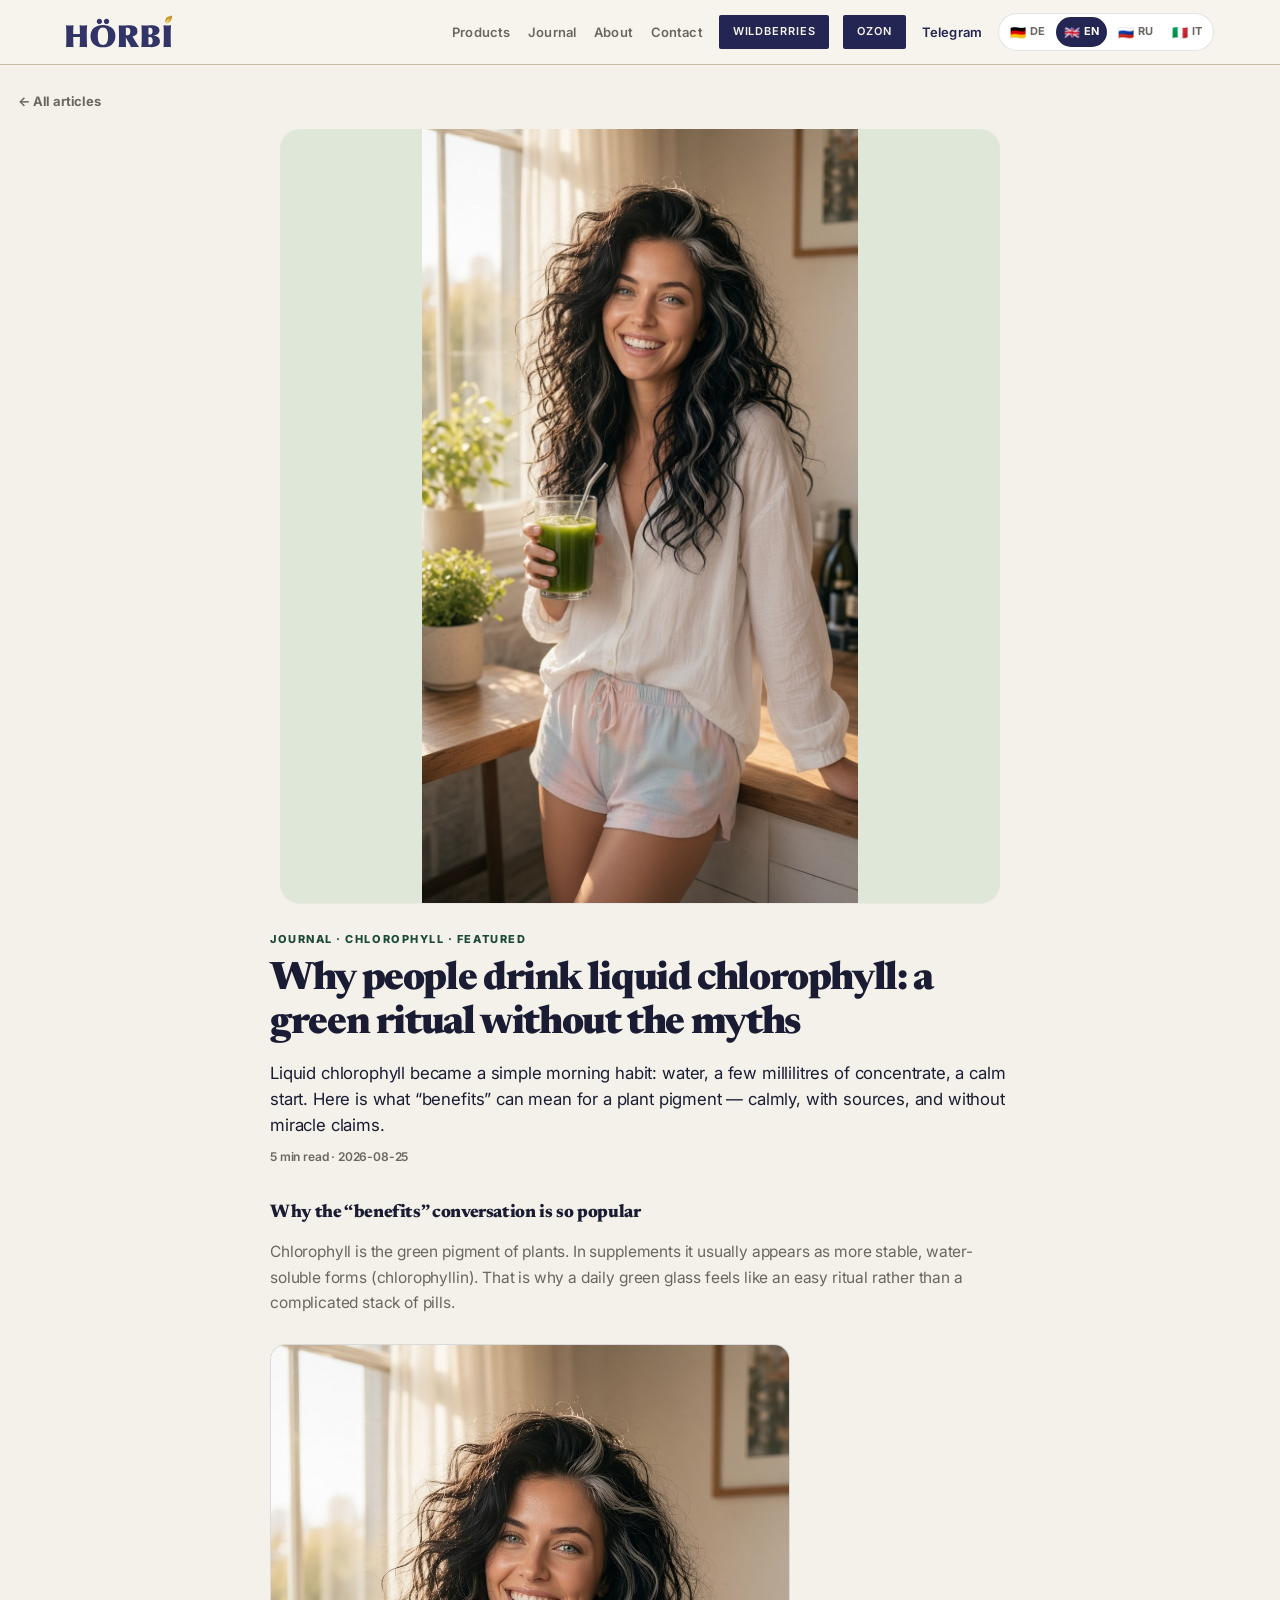
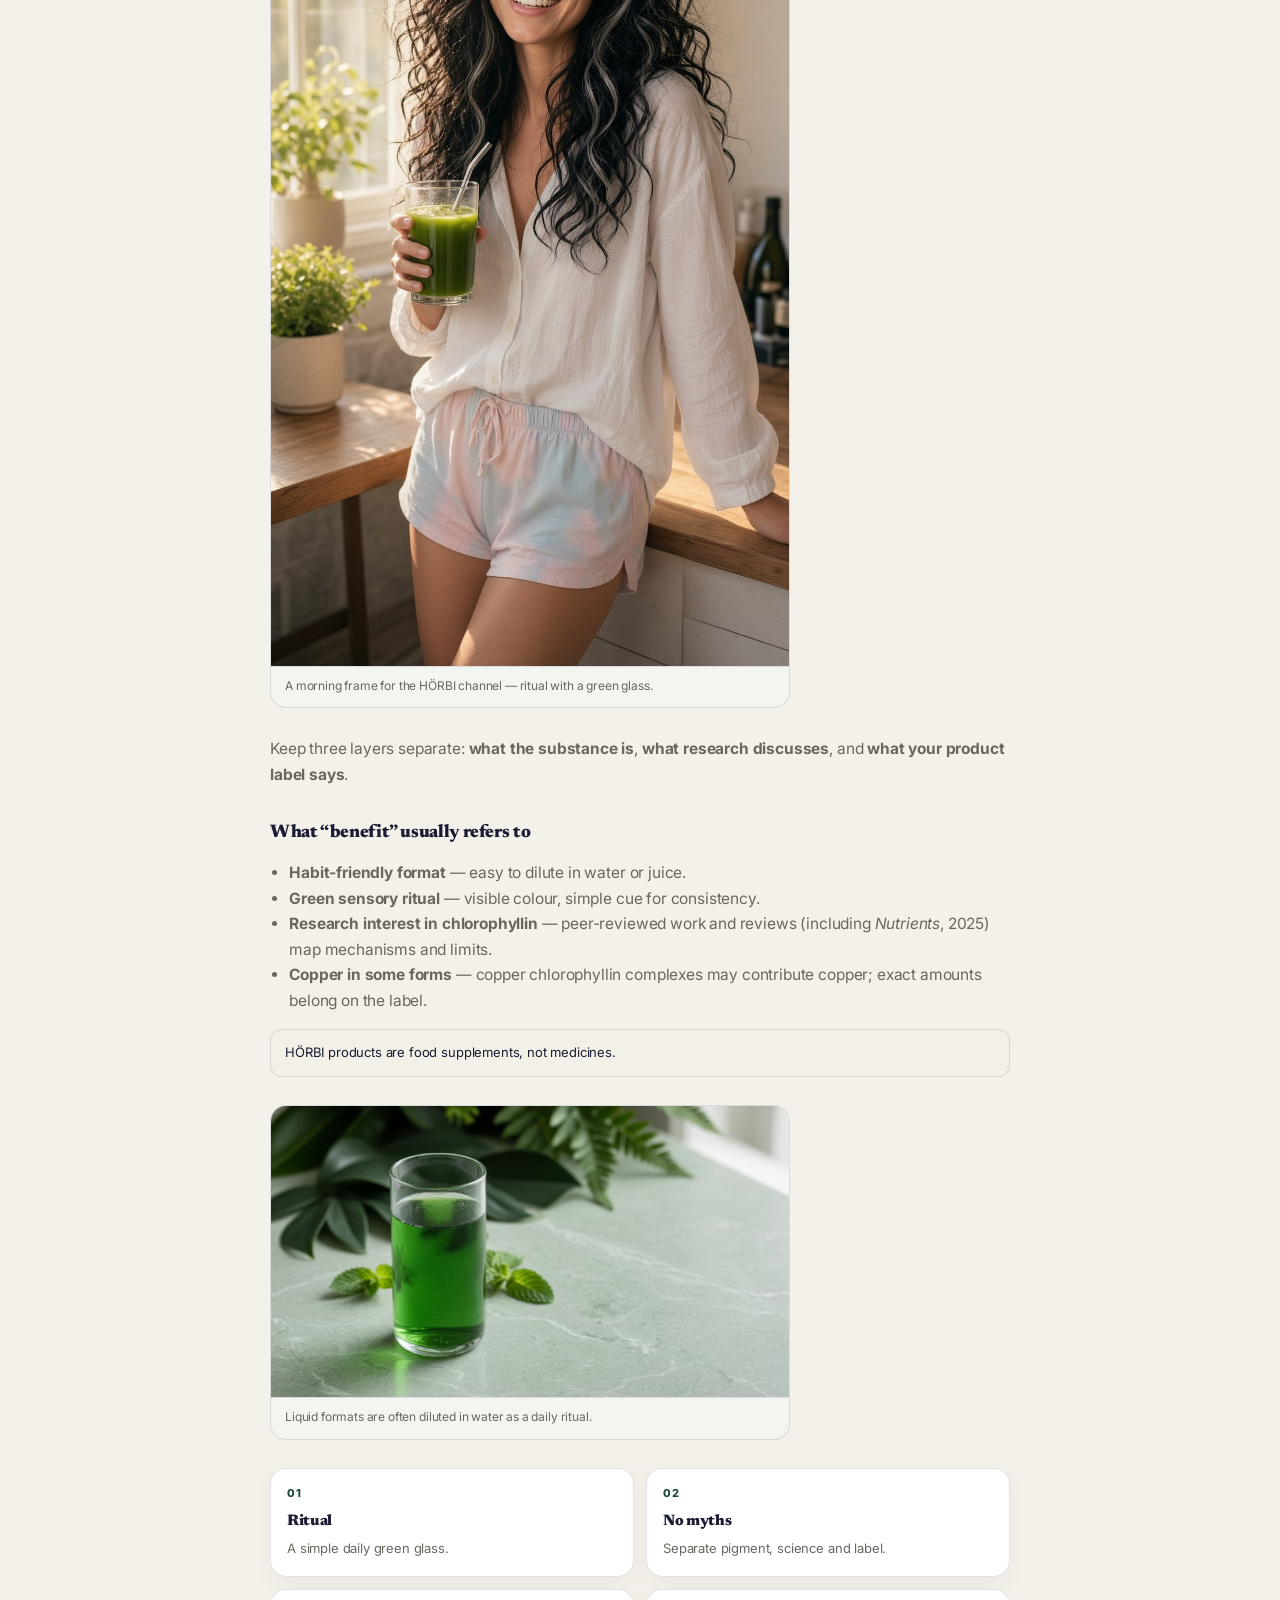
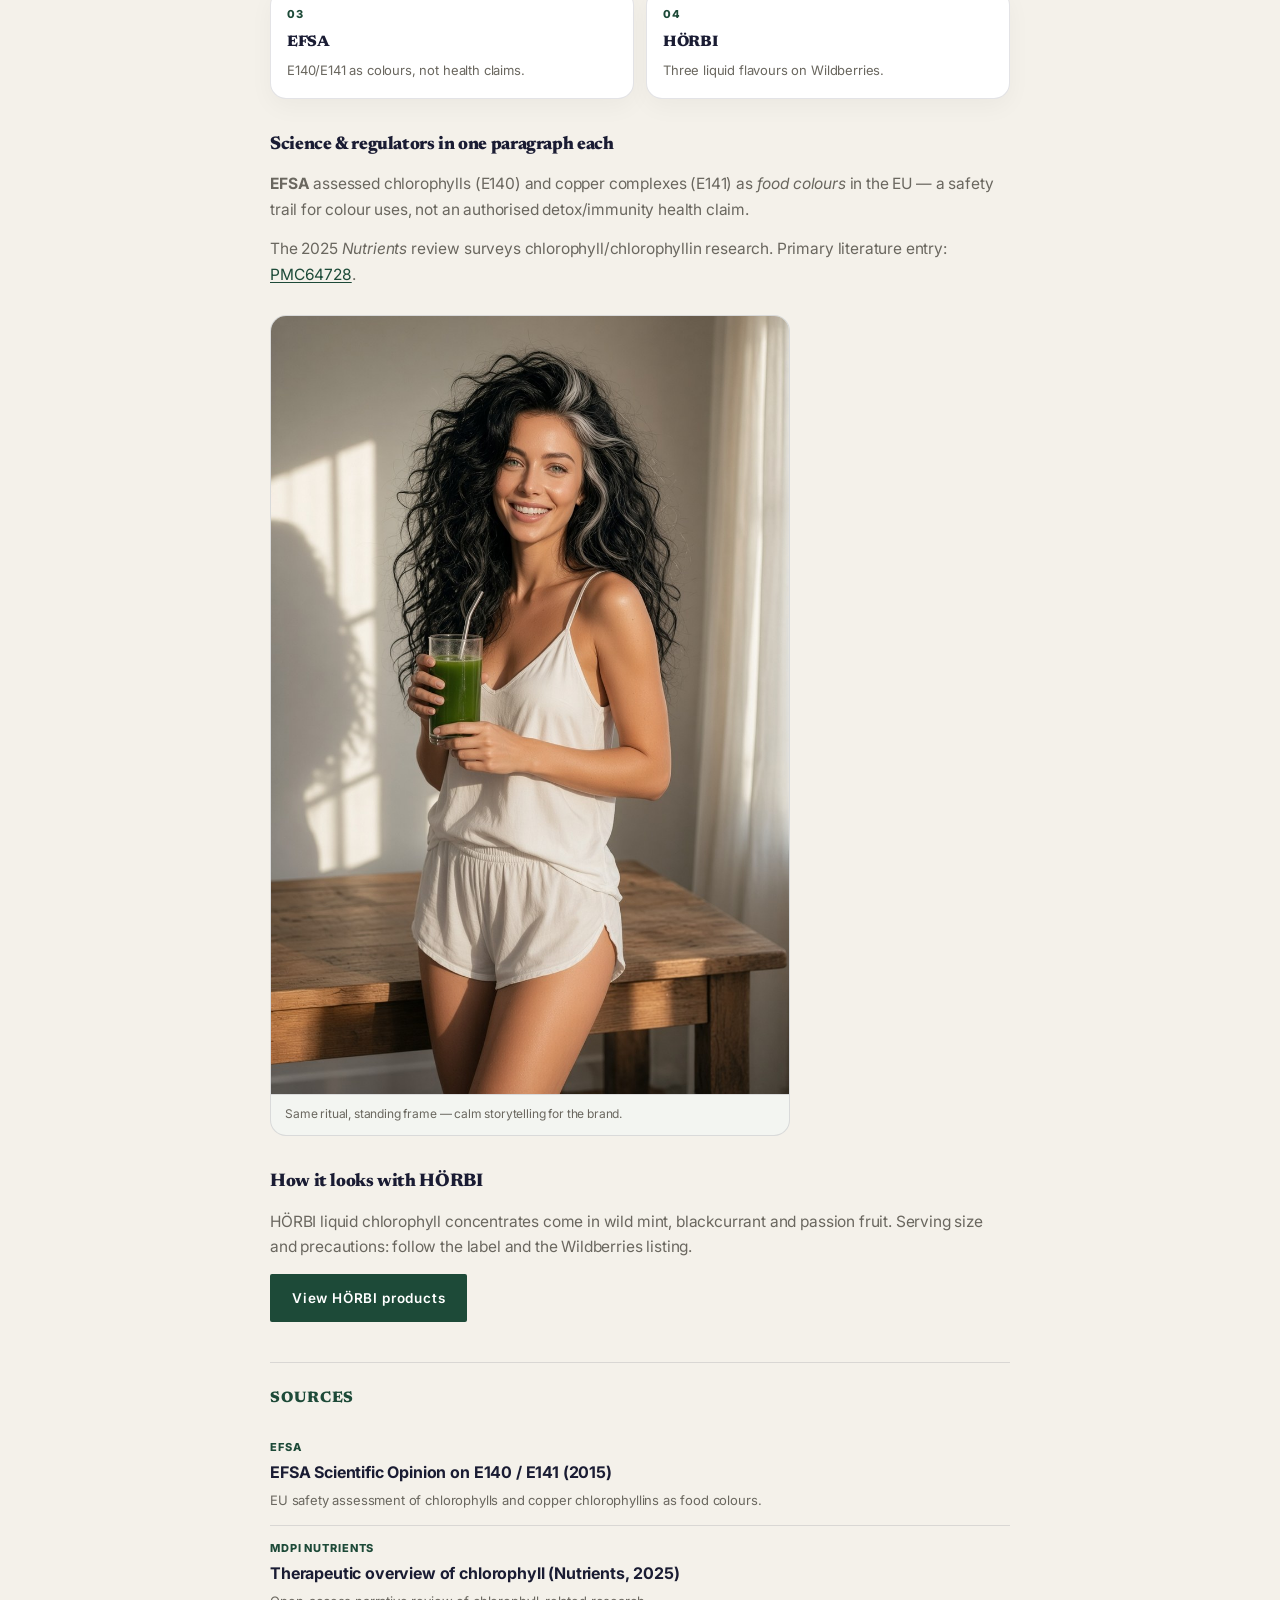
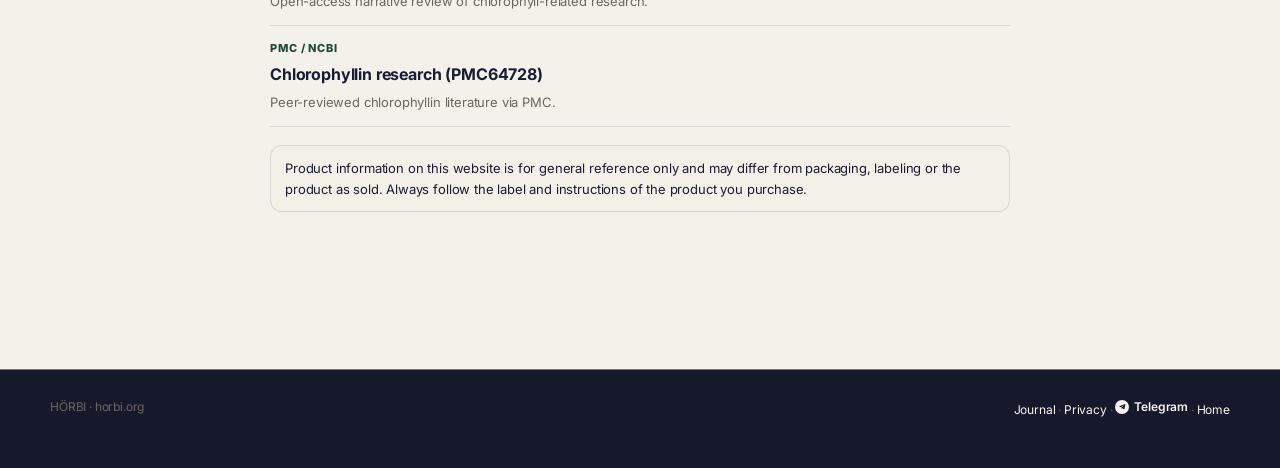
<file: article.html>
<!DOCTYPE html>
<html lang="en">
<head>
  <meta charset="UTF-8" />
  <meta name="viewport" content="width=device-width, initial-scale=1, viewport-fit=cover" />
  <title>Article — HÖRBI Journal</title>
  <meta name="description" content="HÖRBI Journal article with cited sources. Chlorophyll notes and capsule formulas, doses from the label." />
  <meta name="robots" content="index, follow" />
  <link rel="canonical" href="https://horbi.org/article.html" />
  <meta property="og:type" content="article" />
  <meta property="og:site_name" content="HÖRBI" />
  <meta property="og:image" content="https://horbi.org/media/articles/chlorophyll-glass.jpg" />
  <link rel="icon" href="media/brand/logo.svg" type="image/svg+xml" />
  <link rel="preconnect" href="https://fonts.googleapis.com" />
  <link rel="preconnect" href="https://fonts.gstatic.com" crossorigin />
  <link href="https://fonts.googleapis.com/css2?family=Inter:wght@400;500;600;700&family=Newsreader:opsz,wght@6..72,400;6..72,500;6..72,600&display=swap" rel="stylesheet" />
  <link rel="stylesheet" href="css/app.css?v=20261026ozon" />
  <link rel="stylesheet" href="css/articles.css?v=20261006caps" />
</head>
<body>
  <nav class="nav" id="site-nav">
    <div class="nav-inner">
      <a class="logo" href="index.html" aria-label="HÖRBI">
        <img src="media/brand/logo.svg" alt="HÖRBI" width="120" height="38" />
      </a>
      <button type="button" class="nav-toggle" id="nav-toggle" aria-expanded="false" aria-controls="nav-panel" aria-label="Menu">
        <span class="nav-toggle-bar" aria-hidden="true"></span>
        <span class="nav-toggle-bar" aria-hidden="true"></span>
        <span class="nav-toggle-bar" aria-hidden="true"></span>
      </button>
      <div class="nav-panel" id="nav-panel">
        <div class="nav-links">
          <a href="index.html#products" id="nav-products">Products</a>
          <a href="articles.html" id="nav-articles">Journal</a>
          <a href="index.html#about" id="nav-about">About</a>
          <a href="index.html#contact" id="nav-contact">Contact</a>
          <a class="nav-shop" href="https://www.wildberries.ru/brands/312311510-horbi" target="_blank" rel="noopener" id="nav-shop">Wildberries</a>
          <a class="nav-ozon" href="https://www.ozon.ru/category/bad-dlya-korrektsii-vesa-35174/horbi-102087142/" target="_blank" rel="noopener" id="nav-ozon">Ozon</a>
          <a class="nav-tg" href="https://t.me/horbiorg" target="_blank" rel="noopener" id="nav-telegram">Telegram</a>
        </div>
        <div class="lang" role="group" aria-label="Language">
          <button type="button" data-lang="de" title="Deutsch"><span class="flag">🇩🇪</span><span class="lang-code">DE</span></button>
          <button type="button" data-lang="en" class="active" title="English"><span class="flag">🇬🇧</span><span class="lang-code">EN</span></button>
          <button type="button" data-lang="ru" title="Русский"><span class="flag">🇷🇺</span><span class="lang-code">RU</span></button>
          <button type="button" data-lang="it" title="Italiano"><span class="flag">🇮🇹</span><span class="lang-code">IT</span></button>
        </div>
      </div>
    </div>
  </nav>

  <main class="article-page">
    <div id="article-root"></div>
  </main>

  <footer class="foot">
    <div class="foot-inner">
      <div>HÖRBI · horbi.org</div>
      <div>
        <a href="articles.html">Journal</a>
        ·
        <a href="privacy.html">Privacy</a>
        ·
        <a class="foot-tg" href="https://t.me/horbiorg" target="_blank" rel="noopener"><svg class="foot-tg__ico" viewBox="0 0 24 24" width="14" height="14" aria-hidden="true" focusable="false"><path fill="currentColor" d="M11.944 0A12 12 0 0 0 0 12a12 12 0 0 0 12 12 12 12 0 0 0 12-12A12 12 0 0 0 12 0a12 12 0 0 0-.056 0zm4.962 7.224c.1-.282.328-.4.582-.35.254.05.42.26.37.55l-1.7 8.04c-.12.56-.45.7-.91.43l-2.52-1.86-1.22 1.17c-.13.13-.25.25-.51.25l.18-2.56 4.66-4.21c.2-.18.0-.26-.1-.08l-5.76 3.63-2.48-.78c-.54-.17-.55-.54.11-.8l9.69-3.74z"/></svg>Telegram</a>
        ·
        <a href="index.html">Home</a>
      </div>
    </div>
  </footer>

  <script src="js/i18n.js?v=20261026ozon"></script>
  <script src="js/articles-data.js?v=20261006caps"></script>
  <script src="js/articles-capsules.js?v=20261006caps"></script>
  <script src="js/articles-health.js?v=20261007health"></script>
  <script src="js/articles-app.js?v=20261026ozon"></script>
  <script src="js/track.js?v=1" defer></script>
</body>
</html>
</file>
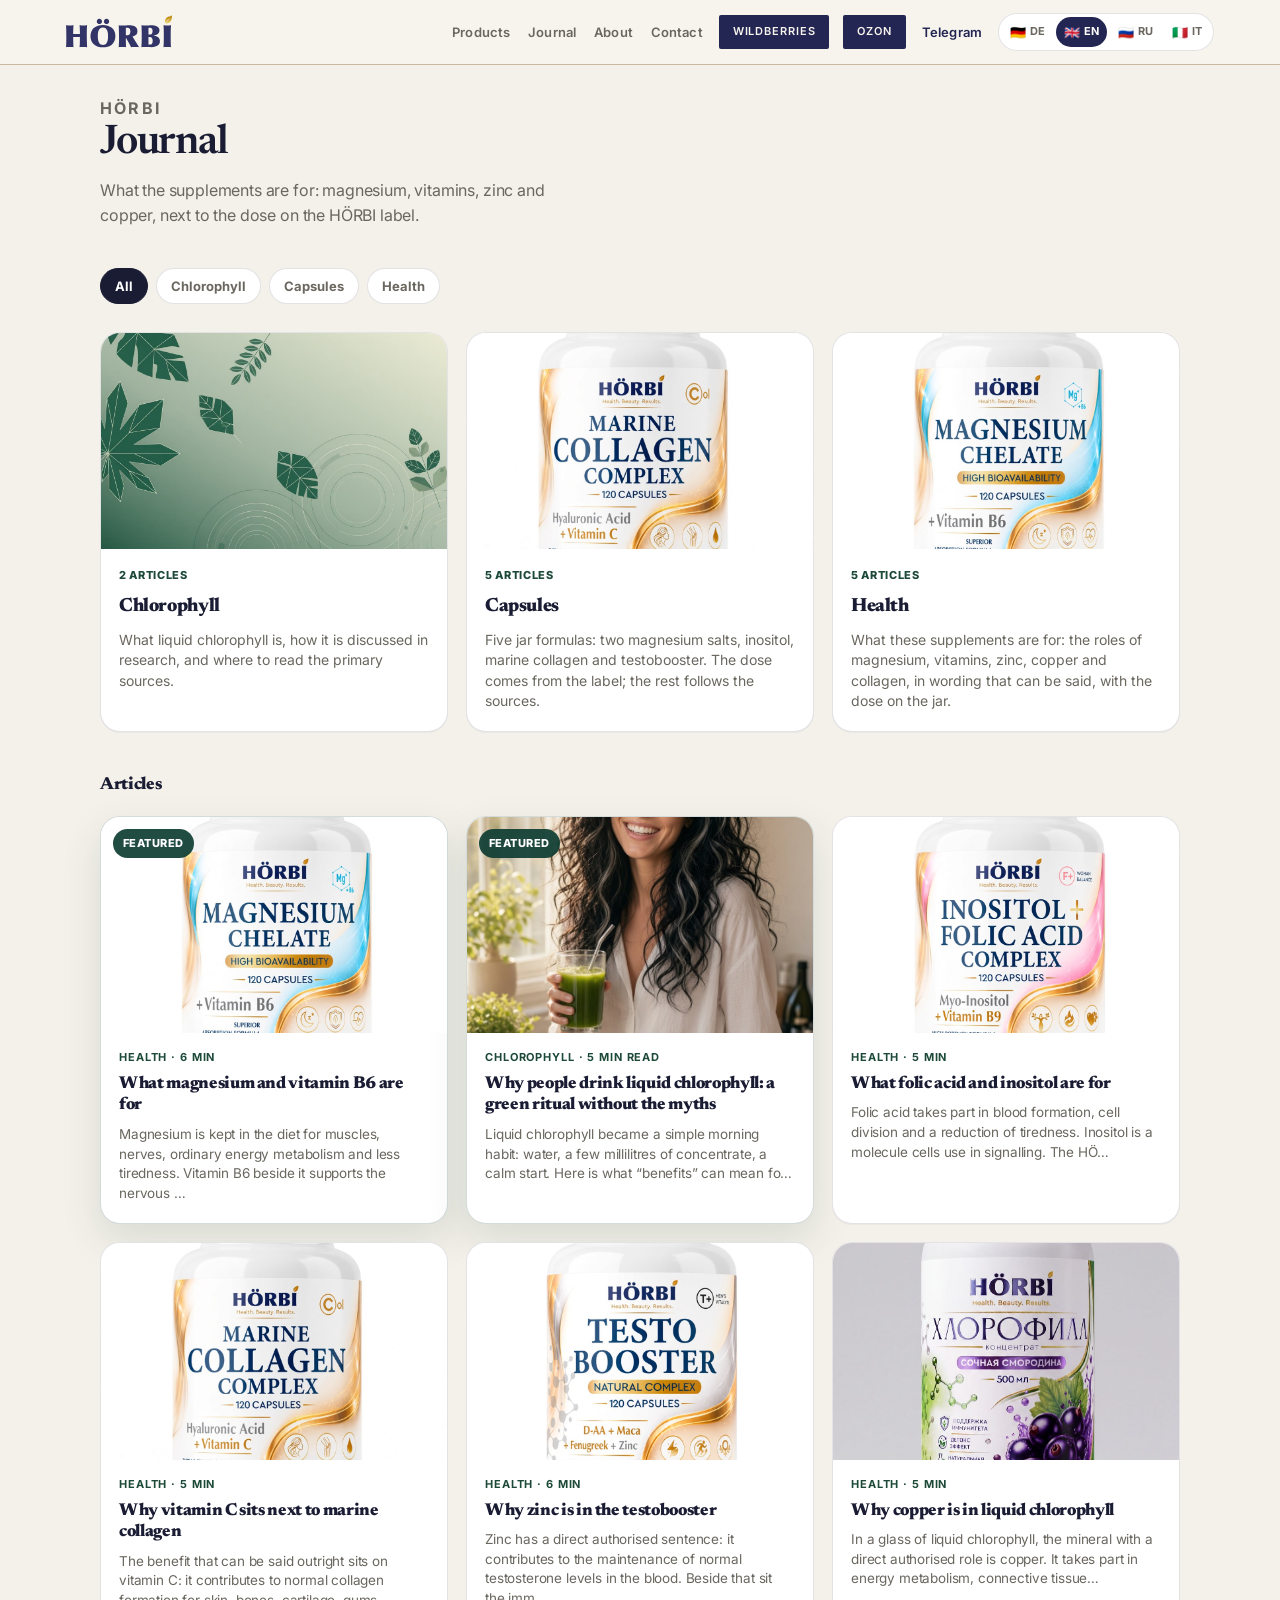
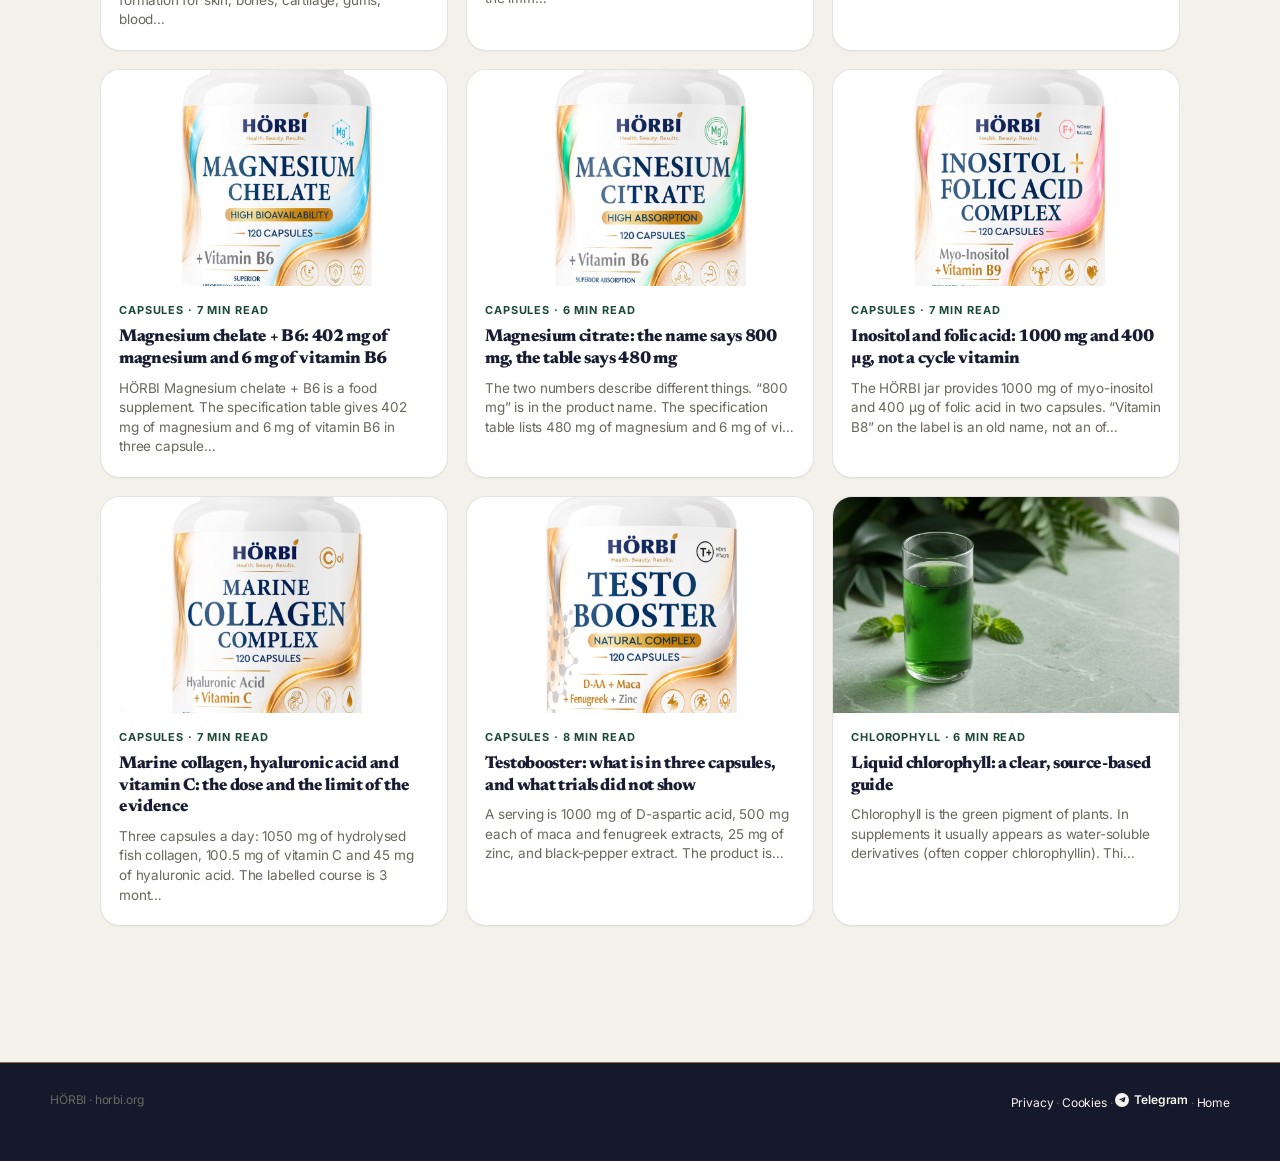
<file: articles.html>
<!DOCTYPE html>
<html lang="en">
<head>
  <meta charset="UTF-8" />
  <meta name="viewport" content="width=device-width, initial-scale=1, viewport-fit=cover" />
  <title>Journal — HÖRBI | Chlorophyll and capsules</title>
  <meta name="description" content="HÖRBI Journal: what the supplements are for. Magnesium, vitamins, zinc and copper, with the dose from the label." />
  <meta name="robots" content="index, follow" />
  <link rel="canonical" href="https://horbi.org/articles.html" />
  <meta property="og:type" content="website" />
  <meta property="og:site_name" content="HÖRBI" />
  <meta property="og:title" content="HÖRBI Journal" />
  <meta property="og:url" content="https://horbi.org/articles.html" />
  <meta property="og:image" content="https://horbi.org/media/articles/chlorophyll-hero.jpg" />
  <link rel="icon" href="media/brand/logo.svg" type="image/svg+xml" />
  <link rel="preconnect" href="https://fonts.googleapis.com" />
  <link rel="preconnect" href="https://fonts.gstatic.com" crossorigin />
  <link href="https://fonts.googleapis.com/css2?family=Inter:wght@400;500;600;700&family=Newsreader:opsz,wght@6..72,400;6..72,500;6..72,600&display=swap" rel="stylesheet" />
  <link rel="stylesheet" href="css/app.css?v=20261026ozon" />
  <link rel="stylesheet" href="css/articles.css?v=20261006caps" />
  <script type="application/ld+json">
  {
    "@context": "https://schema.org",
    "@type": "CollectionPage",
    "name": "HÖRBI Journal",
    "url": "https://horbi.org/articles.html",
    "isPartOf": { "@type": "WebSite", "name": "HÖRBI", "url": "https://horbi.org/" },
    "about": "Articles on chlorophyll and capsule supplements with cited sources"
  }
  </script>
</head>
<body>
  <nav class="nav" id="site-nav">
    <div class="nav-inner">
      <a class="logo" href="index.html" aria-label="HÖRBI">
        <img src="media/brand/logo.svg" alt="HÖRBI" width="120" height="38" />
      </a>
      <button type="button" class="nav-toggle" id="nav-toggle" aria-expanded="false" aria-controls="nav-panel" aria-label="Menu">
        <span class="nav-toggle-bar" aria-hidden="true"></span>
        <span class="nav-toggle-bar" aria-hidden="true"></span>
        <span class="nav-toggle-bar" aria-hidden="true"></span>
      </button>
      <div class="nav-panel" id="nav-panel">
        <div class="nav-links">
          <a href="index.html#products" id="nav-products">Products</a>
          <a href="articles.html" id="nav-articles" aria-current="page">Journal</a>
          <a href="index.html#about" id="nav-about">About</a>
          <a href="index.html#contact" id="nav-contact">Contact</a>
          <a class="nav-shop" href="https://www.wildberries.ru/brands/312311510-horbi" target="_blank" rel="noopener" id="nav-shop">Wildberries</a>
          <a class="nav-ozon" href="https://www.ozon.ru/category/bad-dlya-korrektsii-vesa-35174/horbi-102087142/" target="_blank" rel="noopener" id="nav-ozon">Ozon</a>
          <a class="nav-tg" href="https://t.me/horbiorg" target="_blank" rel="noopener" id="nav-telegram">Telegram</a>
        </div>
        <div class="lang" role="group" aria-label="Language">
          <button type="button" data-lang="de" title="Deutsch"><span class="flag">🇩🇪</span><span class="lang-code">DE</span></button>
          <button type="button" data-lang="en" class="active" title="English"><span class="flag">🇬🇧</span><span class="lang-code">EN</span></button>
          <button type="button" data-lang="ru" title="Русский"><span class="flag">🇷🇺</span><span class="lang-code">RU</span></button>
          <button type="button" data-lang="it" title="Italiano"><span class="flag">🇮🇹</span><span class="lang-code">IT</span></button>
        </div>
      </div>
    </div>
  </nav>

  <main class="journal-page">
    <div class="journal-wrap">
      <header class="journal-head">
        <p class="journal-kicker">HÖRBI</p>
        <h1 id="journal-title">Journal</h1>
        <p id="journal-sub">Source-based notes on chlorophyll and the capsule line — label dose first, then the studies.</p>
      </header>
      <div id="journal-root"></div>
    </div>
  </main>

  <footer class="foot">
    <div class="foot-inner">
      <div>HÖRBI · horbi.org</div>
      <div>
        <a href="privacy.html">Privacy</a>
        ·
        <a href="cookies.html">Cookies</a>
        ·
        <a class="foot-tg" href="https://t.me/horbiorg" target="_blank" rel="noopener"><svg class="foot-tg__ico" viewBox="0 0 24 24" width="14" height="14" aria-hidden="true" focusable="false"><path fill="currentColor" d="M11.944 0A12 12 0 0 0 0 12a12 12 0 0 0 12 12 12 12 0 0 0 12-12A12 12 0 0 0 12 0a12 12 0 0 0-.056 0zm4.962 7.224c.1-.282.328-.4.582-.35.254.05.42.26.37.55l-1.7 8.04c-.12.56-.45.7-.91.43l-2.52-1.86-1.22 1.17c-.13.13-.25.25-.51.25l.18-2.56 4.66-4.21c.2-.18.0-.26-.1-.08l-5.76 3.63-2.48-.78c-.54-.17-.55-.54.11-.8l9.69-3.74z"/></svg>Telegram</a>
        ·
        <a href="index.html">Home</a>
      </div>
    </div>
  </footer>

  <script src="js/i18n.js?v=20261026ozon"></script>
  <script src="js/articles-data.js?v=20261006caps"></script>
  <script src="js/articles-capsules.js?v=20261006caps"></script>
  <script src="js/articles-health.js?v=20261007health"></script>
  <script src="js/articles-app.js?v=20261026ozon"></script>
  <script src="js/track.js?v=1" defer></script>
</body>
</html>
</file>
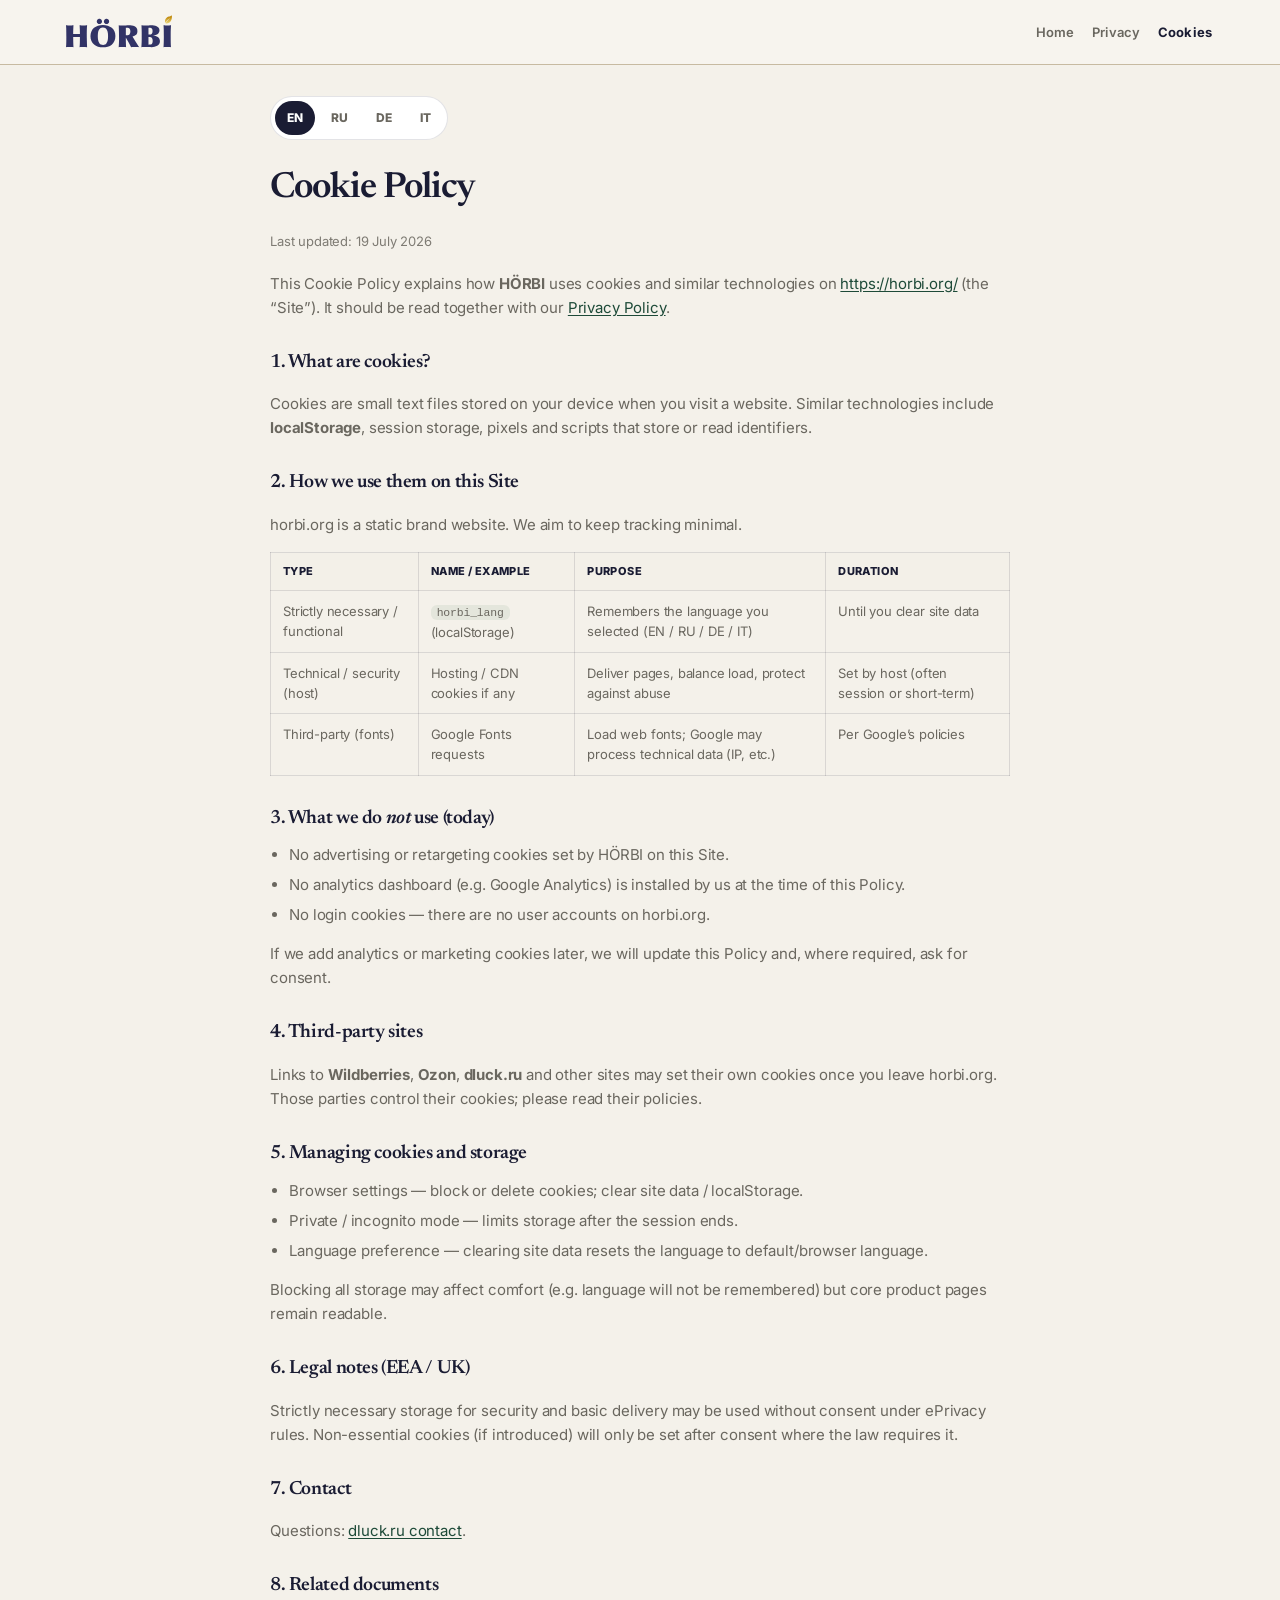
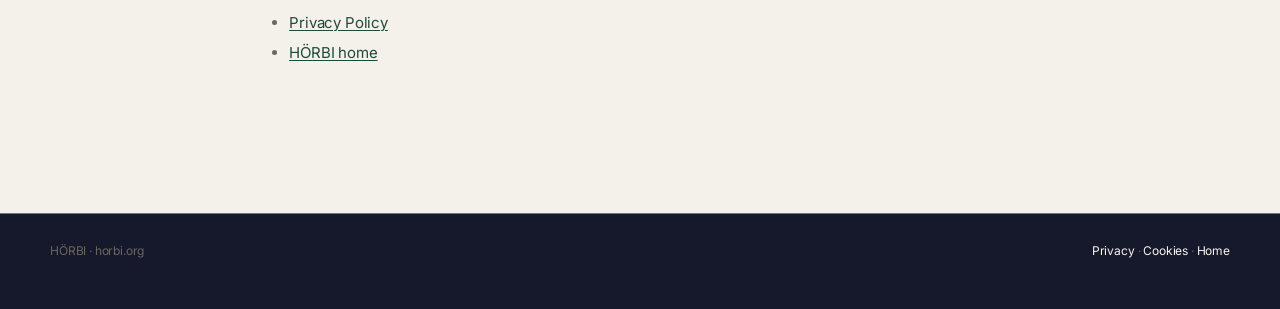
<file: cookies.html>
<!DOCTYPE html>
<html lang="en">
<head>
  <meta charset="UTF-8" />
  <meta name="viewport" content="width=device-width, initial-scale=1" />
  <title>Cookie Policy — HÖRBI | horbi.org</title>
  <meta name="description" content="Cookie Policy of HÖRBI (horbi.org): cookies and similar technologies on the brand website. EN / RU / DE." />
  <meta name="robots" content="index, follow" />
  <link rel="canonical" href="https://horbi.org/cookies.html" />
  <link rel="alternate" hreflang="en" href="https://horbi.org/cookies.html?lang=en" />
  <link rel="alternate" hreflang="ru" href="https://horbi.org/cookies.html?lang=ru" />
  <link rel="alternate" hreflang="de" href="https://horbi.org/cookies.html?lang=de" />
  <link rel="alternate" hreflang="it" href="https://horbi.org/cookies.html?lang=it" />
  <link rel="alternate" hreflang="x-default" href="https://horbi.org/cookies.html" />
  <meta property="og:type" content="website" />
  <meta property="og:site_name" content="HÖRBI" />
  <meta property="og:title" content="Cookie Policy — HÖRBI" />
  <meta property="og:url" content="https://horbi.org/cookies.html" />
  <meta property="og:image" content="https://horbi.org/media/brand/og-cover.jpg" />
  <link rel="icon" href="media/brand/logo.svg" type="image/svg+xml" />
  <link href="https://fonts.googleapis.com/css2?family=Inter:wght@400;500;600;700&family=Newsreader:opsz,wght@6..72,400;6..72,500;6..72,600&display=swap" rel="stylesheet" />
  <link rel="stylesheet" href="css/app.css?v=20260929rx" />
  <link rel="stylesheet" href="css/legal.css?v=20260823clinic" />
  <script type="application/ld+json">
  {
    "@context": "https://schema.org",
    "@type": "WebPage",
    "name": "Cookie Policy — HÖRBI",
    "url": "https://horbi.org/cookies.html",
    "isPartOf": { "@type": "WebSite", "url": "https://horbi.org/", "name": "HÖRBI" },
    "inLanguage": ["en", "ru", "de", "it"],
    "dateModified": "2026-07-19"
  }
  </script>
  <script>
    window.HORBI_LEGAL_META = {
      en: { title: "Cookie Policy — HÖRBI | horbi.org", description: "Cookie Policy of HÖRBI: how cookies and similar technologies are used on horbi.org." },
      ru: { title: "Политика cookie — HÖRBI | horbi.org", description: "Политика cookie HÖRBI: как используются cookie и похожие технологии на horbi.org." },
      de: { title: "Cookie-Richtlinie — HÖRBI | horbi.org", description: "Cookie-Richtlinie von HÖRBI: Cookies und ähnliche Technologien auf horbi.org." },
      it: { title: "Cookie Policy — HÖRBI | horbi.org", description: "Cookie Policy di HÖRBI: cookie e tecnologie simili su horbi.org." }
    };
  </script>
</head>
<body>
  <nav class="nav">
    <div class="nav-inner">
      <a class="logo" href="https://horbi.org/" aria-label="HÖRBI">
        <img src="media/brand/logo.svg" alt="HÖRBI" width="120" height="38" />
      </a>
      <div class="nav-links legal-nav">
        <a href="https://horbi.org/">Home</a>
        <a href="privacy.html">Privacy</a>
        <a href="cookies.html" aria-current="page">Cookies</a>
      </div>
    </div>
  </nav>

  <main class="legal">
    <div class="legal-lang" role="group" aria-label="Language">
      <button type="button" data-lang="en" class="active">EN</button>
      <button type="button" data-lang="ru">RU</button>
      <button type="button" data-lang="de">DE</button>
      <button type="button" data-lang="it">IT</button>
    </div>

    <!-- EN -->
    <article data-lang-block="en">
      <h1>Cookie Policy</h1>
      <p class="legal-updated">Last updated: 19 July 2026</p>
      <p>
        This Cookie Policy explains how <strong>HÖRBI</strong> uses cookies and similar technologies on
        <a href="https://horbi.org/">https://horbi.org/</a> (the “Site”). It should be read together with our
        <a href="privacy.html?lang=en">Privacy Policy</a>.
      </p>

      <h2>1. What are cookies?</h2>
      <p>
        Cookies are small text files stored on your device when you visit a website. Similar technologies include
        <strong>localStorage</strong>, session storage, pixels and scripts that store or read identifiers.
      </p>

      <h2>2. How we use them on this Site</h2>
      <p>horbi.org is a static brand website. We aim to keep tracking minimal.</p>

      <table class="legal-table">
        <thead>
          <tr>
            <th>Type</th>
            <th>Name / example</th>
            <th>Purpose</th>
            <th>Duration</th>
          </tr>
        </thead>
        <tbody>
          <tr>
            <td>Strictly necessary / functional</td>
            <td><code>horbi_lang</code> (localStorage)</td>
            <td>Remembers the language you selected (EN / RU / DE / IT)</td>
            <td>Until you clear site data</td>
          </tr>
          <tr>
            <td>Technical / security (host)</td>
            <td>Hosting / CDN cookies if any</td>
            <td>Deliver pages, balance load, protect against abuse</td>
            <td>Set by host (often session or short-term)</td>
          </tr>
          <tr>
            <td>Third-party (fonts)</td>
            <td>Google Fonts requests</td>
            <td>Load web fonts; Google may process technical data (IP, etc.)</td>
            <td>Per Google’s policies</td>
          </tr>
        </tbody>
      </table>

      <h2>3. What we do <em>not</em> use (today)</h2>
      <ul>
        <li>No advertising or retargeting cookies set by HÖRBI on this Site.</li>
        <li>No analytics dashboard (e.g. Google Analytics) is installed by us at the time of this Policy.</li>
        <li>No login cookies — there are no user accounts on horbi.org.</li>
      </ul>
      <p>If we add analytics or marketing cookies later, we will update this Policy and, where required, ask for consent.</p>

      <h2>4. Third-party sites</h2>
      <p>
        Links to <strong>Wildberries</strong>, <strong>Ozon</strong>, <strong>dluck.ru</strong> and other sites may set their own cookies once you leave horbi.org.
        Those parties control their cookies; please read their policies.
      </p>

      <h2>5. Managing cookies and storage</h2>
      <ul>
        <li>Browser settings — block or delete cookies; clear site data / localStorage.</li>
        <li>Private / incognito mode — limits storage after the session ends.</li>
        <li>Language preference — clearing site data resets the language to default/browser language.</li>
      </ul>
      <p>Blocking all storage may affect comfort (e.g. language will not be remembered) but core product pages remain readable.</p>

      <h2>6. Legal notes (EEA / UK)</h2>
      <p>
        Strictly necessary storage for security and basic delivery may be used without consent under ePrivacy rules.
        Non-essential cookies (if introduced) will only be set after consent where the law requires it.
      </p>

      <h2>7. Contact</h2>
      <p>Questions: <a href="https://dluck.ru/#kontact" target="_blank" rel="noopener">dluck.ru contact</a>.</p>

      <h2>8. Related documents</h2>
      <ul>
        <li><a href="privacy.html?lang=en">Privacy Policy</a></li>
        <li><a href="https://horbi.org/">HÖRBI home</a></li>
      </ul>
    </article>

    <!-- RU -->
    <article data-lang-block="ru" hidden>
      <h1>Политика cookie</h1>
      <p class="legal-updated">Дата обновления: 19 июля 2026</p>
      <p>
        Настоящая Политика cookie объясняет, как <strong>HÖRBI</strong> использует cookie и похожие технологии на сайте
        <a href="https://horbi.org/">https://horbi.org/</a> («Сайт»). Читайте вместе с
        <a href="privacy.html?lang=ru">Политикой конфиденциальности</a>.
      </p>

      <h2>1. Что такое cookie</h2>
      <p>
        Cookie — небольшие текстовые файлы в браузере. Похожие технологии: <strong>localStorage</strong>, session storage, пиксели и скрипты.
      </p>

      <h2>2. Как мы используем их на Сайте</h2>
      <p>horbi.org — статический сайт бренда. Мы стараемся минимизировать отслеживание.</p>

      <table class="legal-table">
        <thead>
          <tr>
            <th>Тип</th>
            <th>Имя / пример</th>
            <th>Назначение</th>
            <th>Срок</th>
          </tr>
        </thead>
        <tbody>
          <tr>
            <td>Необходимые / функциональные</td>
            <td><code>horbi_lang</code> (localStorage)</td>
            <td>Запоминает выбранный язык (EN / RU / DE / IT)</td>
            <td>Пока не очистите данные сайта</td>
          </tr>
          <tr>
            <td>Технические (хостинг)</td>
            <td>Cookie хостинга / CDN (если есть)</td>
            <td>Выдача страниц, безопасность, балансировка</td>
            <td>Определяет хостинг</td>
          </tr>
          <tr>
            <td>Сторонние (шрифты)</td>
            <td>Запросы Google Fonts</td>
            <td>Загрузка шрифтов; Google может получать технические данные</td>
            <td>По политике Google</td>
          </tr>
        </tbody>
      </table>

      <h2>3. Чего сейчас <em>нет</em></h2>
      <ul>
        <li>Рекламных и ретаргетинговых cookie от HÖRBI на этом Сайте.</li>
        <li>Аналитики (например Google Analytics) на момент этой Политики.</li>
        <li>Cookie входа — кабинетов нет.</li>
      </ul>
      <p>Если добавим аналитику или маркетинг — обновим Политику и при необходимости запросим согласие.</p>

      <h2>4. Сторонние сайты</h2>
      <p>
        Переходы на <strong>Wildberries</strong>, <strong>Ozon</strong>, <strong>dluck.ru</strong> и другие сайты могут установить <em>их</em> cookie.
        Ответственность — у этих операторов.
      </p>

      <h2>5. Управление</h2>
      <ul>
        <li>Настройки браузера — блокировка/удаление cookie, очистка данных сайта.</li>
        <li>Режим инкогнито — ограничивает хранение после сессии.</li>
        <li>Очистка данных сбрасывает язык.</li>
      </ul>

      <h2>6. Контакт</h2>
      <p><a href="https://dluck.ru/#kontact" target="_blank" rel="noopener">Форма связи</a></p>

      <h2>7. Связанные документы</h2>
      <ul>
        <li><a href="privacy.html?lang=ru">Политика конфиденциальности</a></li>
        <li><a href="https://horbi.org/">Главная HÖRBI</a></li>
      </ul>
    </article>

    <!-- DE -->
    <article data-lang-block="de" hidden>
      <h1>Cookie-Richtlinie</h1>
      <p class="legal-updated">Zuletzt aktualisiert: 19. Juli 2026</p>
      <p>
        Diese Cookie-Richtlinie erläutert, wie <strong>HÖRBI</strong> Cookies und ähnliche Technologien auf
        <a href="https://horbi.org/">https://horbi.org/</a> verwendet. Bitte zusammen mit der
        <a href="privacy.html?lang=de">Datenschutzerklärung</a> lesen.
      </p>

      <h2>1. Was sind Cookies?</h2>
      <p>
        Cookies sind kleine Textdateien im Browser. Ähnliche Technologien sind u.&nbsp;a. <strong>localStorage</strong>, Session Storage und Skripte.
      </p>

      <h2>2. Einsatz auf dieser Website</h2>
      <p>horbi.org ist eine statische Markenseite. Tracking soll minimal bleiben.</p>

      <table class="legal-table">
        <thead>
          <tr>
            <th>Art</th>
            <th>Name / Beispiel</th>
            <th>Zweck</th>
            <th>Speicherdauer</th>
          </tr>
        </thead>
        <tbody>
          <tr>
            <td>Notwendig / funktional</td>
            <td><code>horbi_lang</code> (localStorage)</td>
            <td>Speichert die gewählte Sprache (EN / RU / DE / IT)</td>
            <td>Bis Sie die Website-Daten löschen</td>
          </tr>
          <tr>
            <td>Technisch / Sicherheit (Host)</td>
            <td>ggf. Hosting-/CDN-Cookies</td>
            <td>Auslieferung, Lastverteilung, Schutz</td>
            <td>durch den Host bestimmt</td>
          </tr>
          <tr>
            <td>Drittanbieter (Fonts)</td>
            <td>Google Fonts</td>
            <td>Laden von Schriftarten; Google kann technische Daten verarbeiten</td>
            <td>gemäß Google-Richtlinien</td>
          </tr>
        </tbody>
      </table>

      <h2>3. Was wir derzeit <em>nicht</em> nutzen</h2>
      <ul>
        <li>Keine Werbe- oder Retargeting-Cookies durch HÖRBI auf dieser Website.</li>
        <li>Kein Google Analytics o.&nbsp;Ä. zum Zeitpunkt dieser Richtlinie.</li>
        <li>Keine Login-Cookies — keine Benutzerkonten.</li>
      </ul>
      <p>Bei künftigen Analyse-/Marketing-Cookies aktualisieren wir diese Richtlinie und holen ggf. Einwilligung ein.</p>

      <h2>4. Drittseiten</h2>
      <p>
        Links zu <strong>Wildberries</strong>, <strong>Ozon</strong>, <strong>dluck.ru</strong> usw. können eigene Cookies setzen, sobald Sie die Website verlassen.
      </p>

      <h2>5. Verwaltung</h2>
      <ul>
        <li>Browser-Einstellungen: Cookies blockieren/löschen, Website-Daten leeren.</li>
        <li>Privatmodus: Speicherung meist nur für die Sitzung.</li>
      </ul>

      <h2>6. Rechtlicher Hinweis (EU)</h2>
      <p>
        Streng notwendige Speicherung zur Bereitstellung und Sicherheit kann ohne Einwilligung zulässig sein.
        Nicht notwendige Cookies (falls eingeführt) setzen wir nur nach Einwilligung, soweit erforderlich.
      </p>

      <h2>7. Kontakt</h2>
      <p><a href="https://dluck.ru/#kontact" target="_blank" rel="noopener">Kontaktformular</a></p>

      <h2>8. Weitere Dokumente</h2>
      <ul>
        <li><a href="privacy.html?lang=de">Datenschutzerklärung</a></li>
        <li><a href="https://horbi.org/">HÖRBI Startseite</a></li>
      </ul>
    </article>

    <!-- IT -->
    <article data-lang-block="it" hidden>
      <h1>Cookie Policy</h1>
      <p class="legal-updated">Ultimo aggiornamento: 19 luglio 2026</p>
      <p>
        Questa Cookie Policy spiega come <strong>HÖRBI</strong> usa cookie e tecnologie simili su
        <a href="https://horbi.org/">https://horbi.org/</a>. Leggere insieme all’
        <a href="privacy.html?lang=it">Informativa sulla privacy</a>.
      </p>
      <h2>1. Cosa usiamo</h2>
      <ul>
        <li><code>horbi_lang</code> (localStorage) — lingua scelta.</li>
        <li>Eventuali cookie tecnici del hosting/CDN.</li>
        <li>Richieste Google Fonts (dati tecnici verso Google).</li>
      </ul>
      <h2>2. Cosa non usiamo (oggi)</h2>
      <p>Niente cookie pubblicitari HÖRBI, niente analytics installati da noi, niente account utente.</p>
      <h2>3. Siti terzi</h2>
      <p>Wildberries, Ozon, dluck.ru e altri possono impostare cookie propri dopo il click.</p>
      <h2>4. Gestione</h2>
      <p>Impostazioni del browser: bloccare/cancellare cookie e dati del sito.</p>
      <h2>5. Contatto</h2>
      <p><a href="https://dluck.ru/#kontact" target="_blank" rel="noopener">dluck.ru</a></p>
      <h2>6. Documenti correlati</h2>
      <ul>
        <li><a href="privacy.html?lang=it">Informativa privacy</a></li>
        <li><a href="https://horbi.org/">Home HÖRBI</a></li>
      </ul>
    </article>
  </main>

  <footer class="foot">
    <div class="foot-inner">
      <div>HÖRBI · horbi.org</div>
      <div>
        <a href="privacy.html">Privacy</a>
        ·
        <a href="cookies.html">Cookies</a>
        ·
        <a href="https://horbi.org/">Home</a>
      </div>
    </div>
  </footer>
  <script src="js/legal.js?v=1"></script>
  <script src="js/track.js?v=1" defer></script>
</body>
</html>
</file>
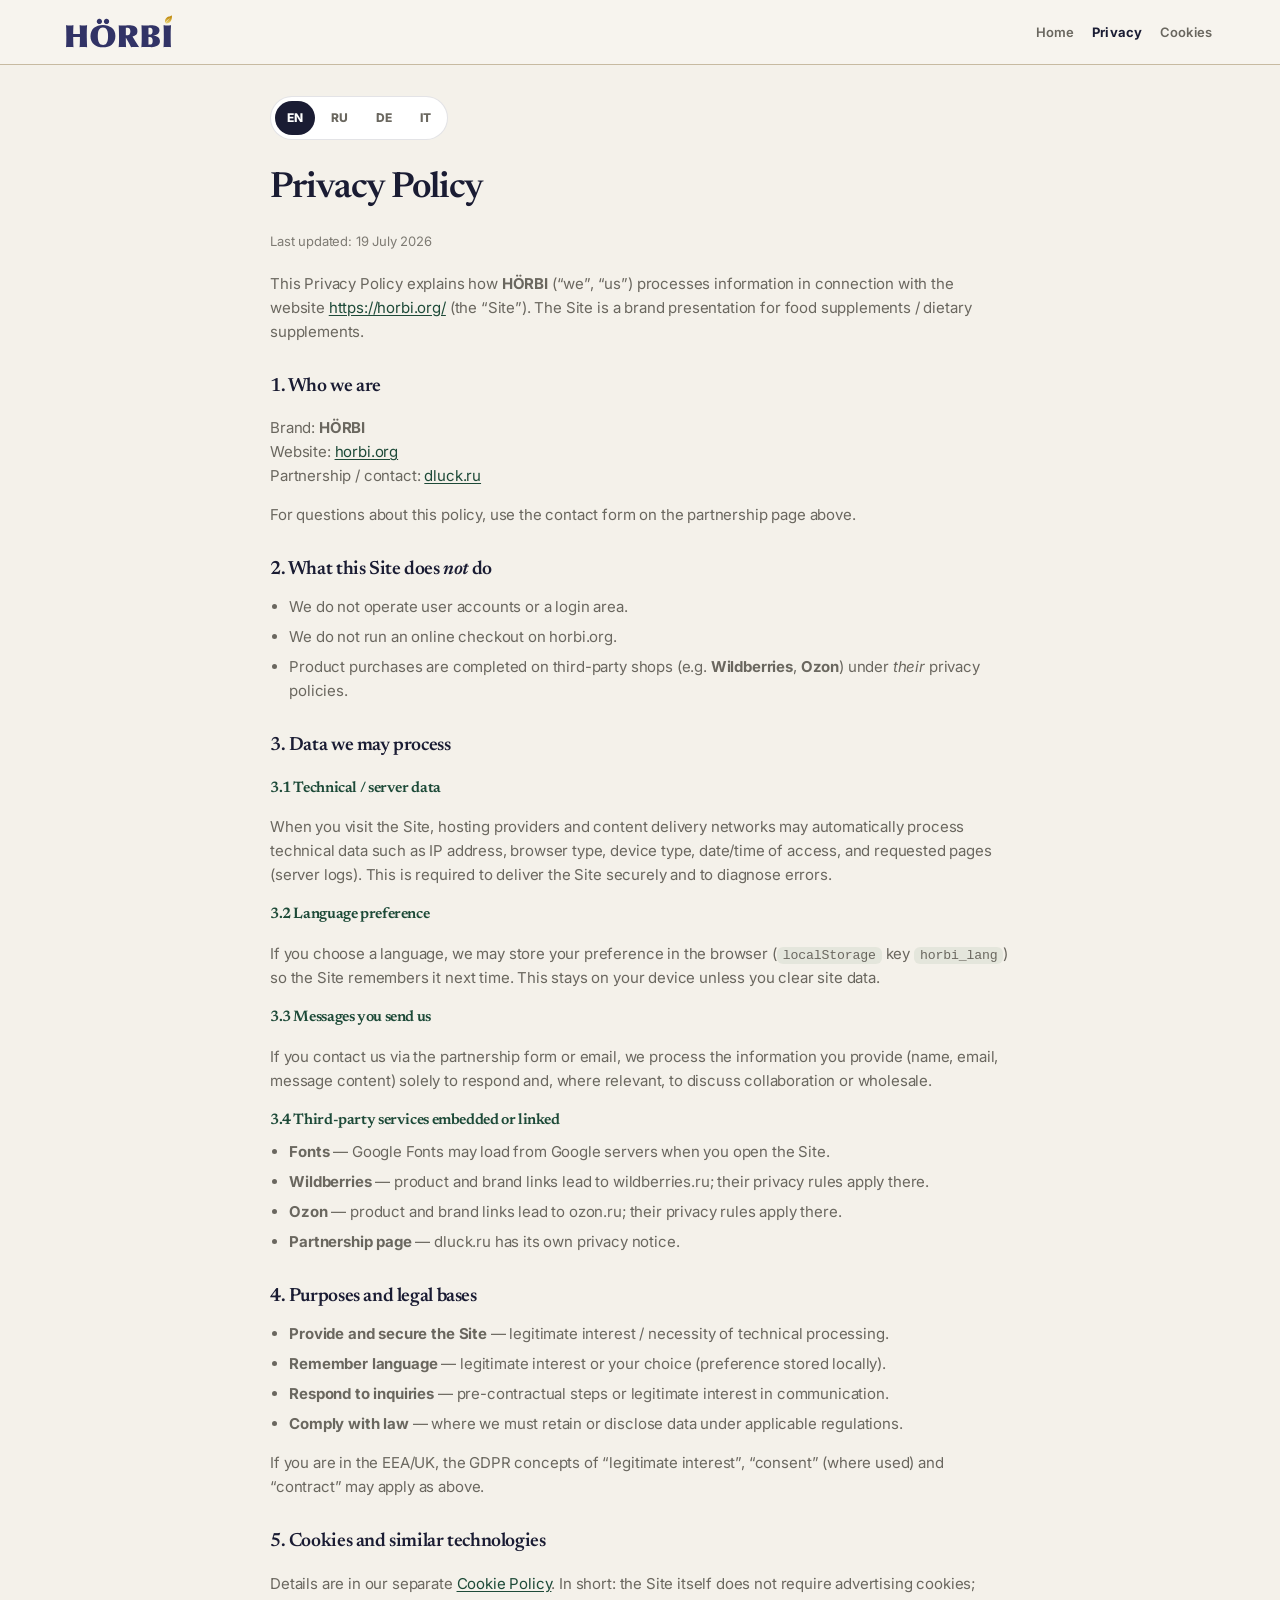
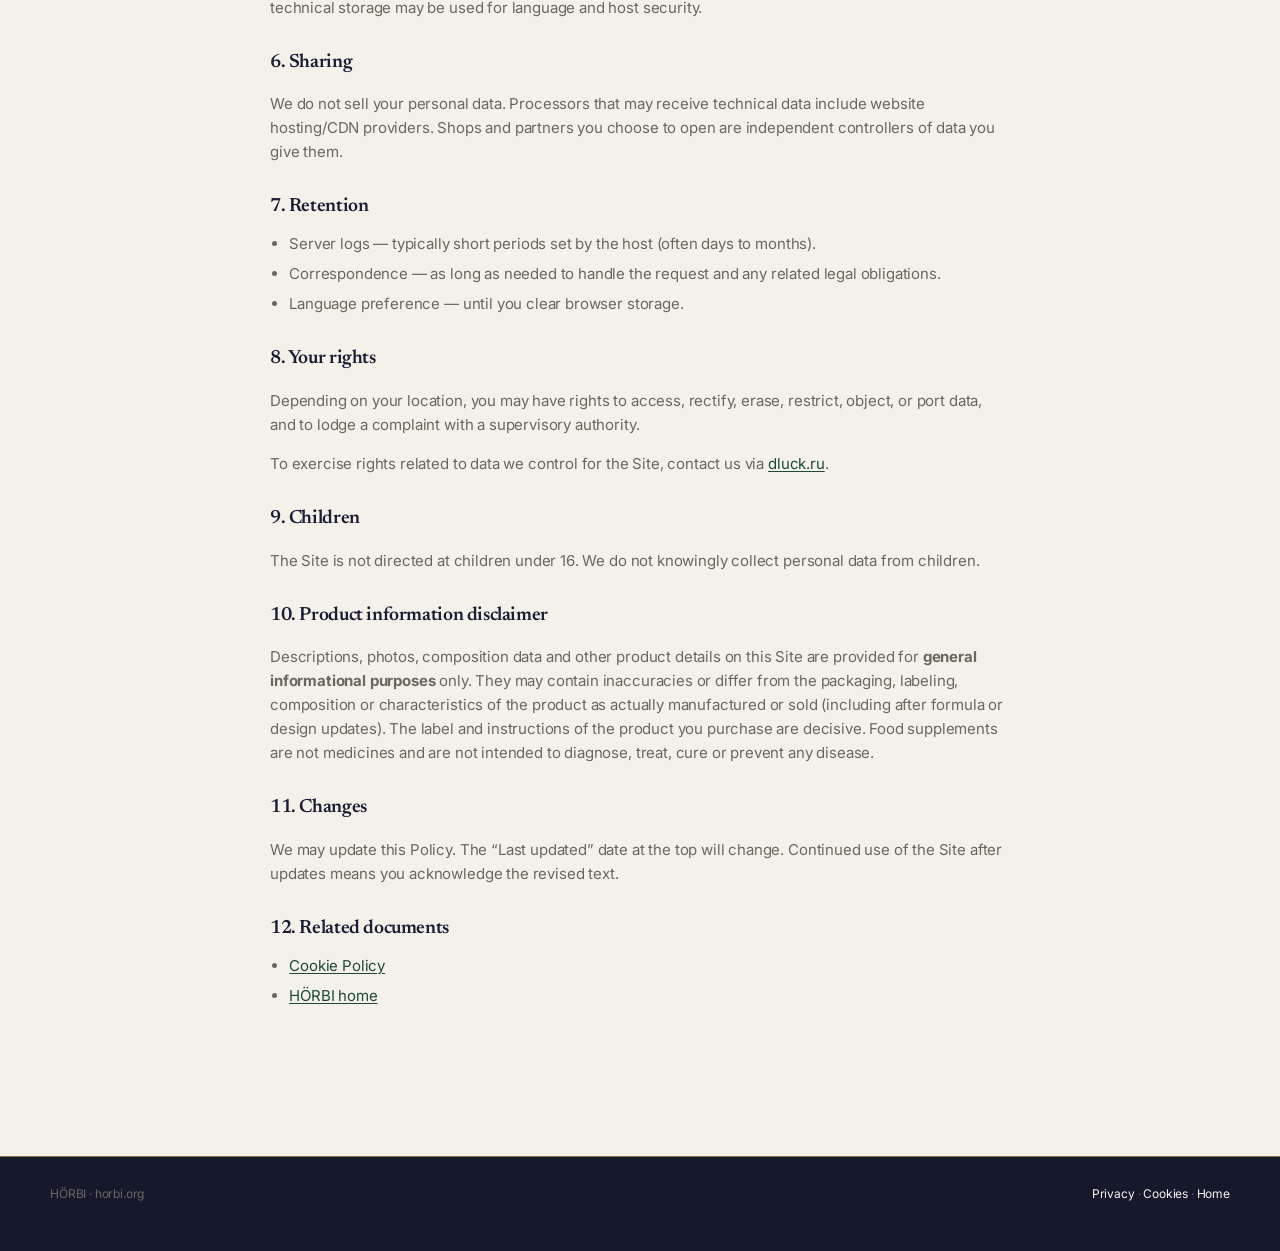
<file: privacy.html>
<!DOCTYPE html>
<html lang="en">
<head>
  <meta charset="UTF-8" />
  <meta name="viewport" content="width=device-width, initial-scale=1" />
  <title>Privacy Policy — HÖRBI | horbi.org</title>
  <meta name="description" content="Privacy Policy of HÖRBI (horbi.org): how we process data on the brand website for food supplements. EN / RU / DE." />
  <meta name="robots" content="index, follow" />
  <link rel="canonical" href="https://horbi.org/privacy.html" />
  <link rel="alternate" hreflang="en" href="https://horbi.org/privacy.html?lang=en" />
  <link rel="alternate" hreflang="ru" href="https://horbi.org/privacy.html?lang=ru" />
  <link rel="alternate" hreflang="de" href="https://horbi.org/privacy.html?lang=de" />
  <link rel="alternate" hreflang="it" href="https://horbi.org/privacy.html?lang=it" />
  <link rel="alternate" hreflang="x-default" href="https://horbi.org/privacy.html" />
  <meta property="og:type" content="website" />
  <meta property="og:site_name" content="HÖRBI" />
  <meta property="og:title" content="Privacy Policy — HÖRBI" />
  <meta property="og:url" content="https://horbi.org/privacy.html" />
  <meta property="og:image" content="https://horbi.org/media/brand/og-cover.jpg" />
  <link rel="icon" href="media/brand/logo.svg" type="image/svg+xml" />
  <link href="https://fonts.googleapis.com/css2?family=Inter:wght@400;500;600;700&family=Newsreader:opsz,wght@6..72,400;6..72,500;6..72,600&display=swap" rel="stylesheet" />
  <link rel="stylesheet" href="css/app.css?v=20260929rx" />
  <link rel="stylesheet" href="css/legal.css?v=20260823clinic" />
  <script type="application/ld+json">
  {
    "@context": "https://schema.org",
    "@type": "WebPage",
    "name": "Privacy Policy — HÖRBI",
    "url": "https://horbi.org/privacy.html",
    "isPartOf": { "@type": "WebSite", "url": "https://horbi.org/", "name": "HÖRBI" },
    "inLanguage": ["en", "ru", "de", "it"],
    "dateModified": "2026-07-19"
  }
  </script>
  <script>
    window.HORBI_LEGAL_META = {
      en: { title: "Privacy Policy — HÖRBI | horbi.org", description: "Privacy Policy of HÖRBI (horbi.org): how we process personal data on the brand website." },
      ru: { title: "Политика конфиденциальности — HÖRBI | horbi.org", description: "Политика конфиденциальности HÖRBI (horbi.org): как мы обрабатываем данные на сайте бренда." },
      de: { title: "Datenschutzerklärung — HÖRBI | horbi.org", description: "Datenschutzerklärung von HÖRBI (horbi.org): wie wir Daten auf der Markenwebsite verarbeiten." },
      it: { title: "Informativa sulla privacy — HÖRBI | horbi.org", description: "Informativa privacy di HÖRBI (horbi.org): come trattiamo i dati sul sito del brand." }
    };
  </script>
</head>
<body>
  <nav class="nav">
    <div class="nav-inner">
      <a class="logo" href="https://horbi.org/" aria-label="HÖRBI">
        <img src="media/brand/logo.svg" alt="HÖRBI" width="120" height="38" />
      </a>
      <div class="nav-links legal-nav">
        <a href="https://horbi.org/">Home</a>
        <a href="privacy.html" aria-current="page">Privacy</a>
        <a href="cookies.html">Cookies</a>
      </div>
    </div>
  </nav>

  <main class="legal">
    <div class="legal-lang" role="group" aria-label="Language">
      <button type="button" data-lang="en" class="active">EN</button>
      <button type="button" data-lang="ru">RU</button>
      <button type="button" data-lang="de">DE</button>
      <button type="button" data-lang="it">IT</button>
    </div>

    <!-- EN -->
    <article data-lang-block="en">
      <h1>Privacy Policy</h1>
      <p class="legal-updated">Last updated: 19 July 2026</p>
      <p>
        This Privacy Policy explains how <strong>HÖRBI</strong> (“we”, “us”) processes information in connection with the website
        <a href="https://horbi.org/">https://horbi.org/</a> (the “Site”). The Site is a brand presentation for food supplements / dietary supplements.
      </p>

      <h2>1. Who we are</h2>
      <p>
        Brand: <strong>HÖRBI</strong><br />
        Website: <a href="https://horbi.org/">horbi.org</a><br />
        Partnership / contact: <a href="https://dluck.ru/#kontact" target="_blank" rel="noopener">dluck.ru</a>
      </p>
      <p>For questions about this policy, use the contact form on the partnership page above.</p>

      <h2>2. What this Site does <em>not</em> do</h2>
      <ul>
        <li>We do not operate user accounts or a login area.</li>
        <li>We do not run an online checkout on horbi.org.</li>
        <li>Product purchases are completed on third-party shops (e.g. <strong>Wildberries</strong>, <strong>Ozon</strong>) under <em>their</em> privacy policies.</li>
      </ul>

      <h2>3. Data we may process</h2>
      <h3>3.1 Technical / server data</h3>
      <p>
        When you visit the Site, hosting providers and content delivery networks may automatically process technical data such as IP address,
        browser type, device type, date/time of access, and requested pages (server logs). This is required to deliver the Site securely and to diagnose errors.
      </p>
      <h3>3.2 Language preference</h3>
      <p>
        If you choose a language, we may store your preference in the browser (<code>localStorage</code> key <code>horbi_lang</code>) so the Site remembers it next time.
        This stays on your device unless you clear site data.
      </p>
      <h3>3.3 Messages you send us</h3>
      <p>
        If you contact us via the partnership form or email, we process the information you provide (name, email, message content) solely to respond
        and, where relevant, to discuss collaboration or wholesale.
      </p>
      <h3>3.4 Third-party services embedded or linked</h3>
      <ul>
        <li><strong>Fonts</strong> — Google Fonts may load from Google servers when you open the Site.</li>
        <li><strong>Wildberries</strong> — product and brand links lead to wildberries.ru; their privacy rules apply there.</li>
        <li><strong>Ozon</strong> — product and brand links lead to ozon.ru; their privacy rules apply there.</li>
        <li><strong>Partnership page</strong> — dluck.ru has its own privacy notice.</li>
      </ul>

      <h2>4. Purposes and legal bases</h2>
      <ul>
        <li><strong>Provide and secure the Site</strong> — legitimate interest / necessity of technical processing.</li>
        <li><strong>Remember language</strong> — legitimate interest or your choice (preference stored locally).</li>
        <li><strong>Respond to inquiries</strong> — pre-contractual steps or legitimate interest in communication.</li>
        <li><strong>Comply with law</strong> — where we must retain or disclose data under applicable regulations.</li>
      </ul>
      <p>If you are in the EEA/UK, the GDPR concepts of “legitimate interest”, “consent” (where used) and “contract” may apply as above.</p>

      <h2>5. Cookies and similar technologies</h2>
      <p>
        Details are in our separate <a href="cookies.html?lang=en">Cookie Policy</a>.
        In short: the Site itself does not require advertising cookies; technical storage may be used for language and host security.
      </p>

      <h2>6. Sharing</h2>
      <p>
        We do not sell your personal data. Processors that may receive technical data include website hosting/CDN providers.
        Shops and partners you choose to open are independent controllers of data you give them.
      </p>

      <h2>7. Retention</h2>
      <ul>
        <li>Server logs — typically short periods set by the host (often days to months).</li>
        <li>Correspondence — as long as needed to handle the request and any related legal obligations.</li>
        <li>Language preference — until you clear browser storage.</li>
      </ul>

      <h2>8. Your rights</h2>
      <p>Depending on your location, you may have rights to access, rectify, erase, restrict, object, or port data, and to lodge a complaint with a supervisory authority.</p>
      <p>To exercise rights related to data we control for the Site, contact us via <a href="https://dluck.ru/#kontact" target="_blank" rel="noopener">dluck.ru</a>.</p>

      <h2>9. Children</h2>
      <p>The Site is not directed at children under 16. We do not knowingly collect personal data from children.</p>

      <h2>10. Product information disclaimer</h2>
      <p>
        Descriptions, photos, composition data and other product details on this Site are provided for
        <strong>general informational purposes</strong> only. They may contain inaccuracies or differ from the packaging,
        labeling, composition or characteristics of the product as actually manufactured or sold (including after
        formula or design updates). The label and instructions of the product you purchase are decisive.
        Food supplements are not medicines and are not intended to diagnose, treat, cure or prevent any disease.
      </p>

      <h2>11. Changes</h2>
      <p>We may update this Policy. The “Last updated” date at the top will change. Continued use of the Site after updates means you acknowledge the revised text.</p>

      <h2>12. Related documents</h2>
      <ul>
        <li><a href="cookies.html?lang=en">Cookie Policy</a></li>
        <li><a href="https://horbi.org/">HÖRBI home</a></li>
      </ul>
    </article>

    <!-- RU -->
    <article data-lang-block="ru" hidden>
      <h1>Политика конфиденциальности</h1>
      <p class="legal-updated">Дата обновления: 19 июля 2026</p>
      <p>
        Настоящая Политика конфиденциальности объясняет, как бренд <strong>HÖRBI</strong> («мы») обрабатывает информацию в связи с сайтом
        <a href="https://horbi.org/">https://horbi.org/</a> («Сайт»). Сайт — презентация бренда биологически активных добавок (БАД).
      </p>

      <h2>1. Кто мы</h2>
      <p>
        Бренд: <strong>HÖRBI</strong><br />
        Сайт: <a href="https://horbi.org/">horbi.org</a><br />
        Партнёрство / связь: <a href="https://dluck.ru/#kontact" target="_blank" rel="noopener">dluck.ru</a>
      </p>
      <p>По вопросам этой Политики пишите через форму на странице партнёрства выше.</p>

      <h2>2. Чего Сайт <em>не</em> делает</h2>
      <ul>
        <li>Не ведём личные кабинеты и не требуем регистрации.</li>
        <li>Не принимаем оплату на horbi.org.</li>
        <li>Покупка товаров происходит в сторонних магазинах (например, <strong>Wildberries</strong>, <strong>Ozon</strong>) по <em>их</em> политикам конфиденциальности.</li>
      </ul>

      <h2>3. Какие данные мы можем обрабатывать</h2>
      <h3>3.1 Технические / серверные данные</h3>
      <p>
        При посещении Сайта хостинг и CDN могут автоматически обрабатывать IP-адрес, тип браузера и устройства, дату/время доступа и запрошенные страницы (логи).
        Это нужно для работы Сайта, безопасности и диагностики ошибок.
      </p>
      <h3>3.2 Язык интерфейса</h3>
      <p>
        При выборе языка предпочтение может сохраняться в браузере (<code>localStorage</code>, ключ <code>horbi_lang</code>).
        Данные остаются на вашем устройстве, пока вы не очистите данные сайта.
      </p>
      <h3>3.3 Сообщения, которые вы нам отправляете</h3>
      <p>
        Если вы пишете через форму партнёрства или email, мы обрабатываем указанные вами данные (имя, email, текст) только чтобы ответить
        и, при необходимости, обсудить сотрудничество или опт.
      </p>
      <h3>3.4 Сторонние сервисы</h3>
      <ul>
        <li><strong>Шрифты</strong> — Google Fonts могут загружаться с серверов Google.</li>
        <li><strong>Wildberries</strong> — ссылки ведут на wildberries.ru; там действует их политика.</li>
        <li><strong>Ozon</strong> — ссылки ведут на ozon.ru; там действует их политика.</li>
        <li><strong>Страница партнёрства</strong> — dluck.ru имеет собственную политику.</li>
      </ul>

      <h2>4. Цели обработки</h2>
      <ul>
        <li>работа и безопасность Сайта;</li>
        <li>запоминание языка;</li>
        <li>ответ на обращения;</li>
        <li>соблюдение требований закона, если применимо.</li>
      </ul>

      <h2>5. Файлы cookie</h2>
      <p>
        Подробности — в отдельной <a href="cookies.html?lang=ru">Политике cookie</a>.
        Кратко: рекламные cookie Сайту не нужны; техническое хранение может использоваться для языка и работы хостинга.
      </p>

      <h2>6. Передача данных</h2>
      <p>
        Мы не продаём персональные данные. Технические данные могут получать хостинг/CDN.
        Магазины и партнёры, на сайты которых вы переходите, самостоятельно определяют обработку данных, которые вы им передаёте.
      </p>

      <h2>7. Сроки хранения</h2>
      <ul>
        <li>логи сервера — обычно короткий срок, заданный хостингом;</li>
        <li>переписка — пока нужна для ответа и возможных обязательств;</li>
        <li>язык — до очистки данных браузера.</li>
      </ul>

      <h2>8. Ваши права</h2>
      <p>
        В зависимости от применимого права вы можете запросить доступ, уточнение, удаление, ограничение обработки и т.д.,
        а также обратиться в уполномоченный орган по защите данных.
      </p>
      <p>По вопросам данных Сайта: <a href="https://dluck.ru/#kontact" target="_blank" rel="noopener">dluck.ru</a>.</p>

      <h2>9. Дети</h2>
      <p>Сайт не предназначен для детей младше 16 лет. Мы сознательно не собираем данные детей.</p>

      <h2>10. Оговорка о сведениях о продуктах</h2>
      <p>
        Описания, фотографии, данные о составе и иные сведения о продуктах на Сайте носят
        <strong>ознакомительный (информационный) характер</strong>. В них возможны неточности; сведения могут отличаться
        от упаковки, маркировки, состава или характеристик фактически производимого или поставляемого товара
        (в том числе после обновления формулы или дизайна). Приоритет имеют этикетка и инструкция к приобретённому продукту.
        Биологически активные добавки не являются лекарственными средствами и не предназначены для диагностики,
        лечения или профилактики заболеваний.
      </p>

      <h2>11. Изменения</h2>
      <p>Мы можем обновлять Политику. Дата в начале документа меняется. Продолжая пользоваться Сайтом, вы принимаете обновлённый текст к сведению.</p>

      <h2>12. Связанные документы</h2>
      <ul>
        <li><a href="cookies.html?lang=ru">Политика cookie</a></li>
        <li><a href="https://horbi.org/">Главная HÖRBI</a></li>
      </ul>
    </article>

    <!-- DE -->
    <article data-lang-block="de" hidden>
      <h1>Datenschutzerklärung</h1>
      <p class="legal-updated">Zuletzt aktualisiert: 19. Juli 2026</p>
      <p>
        Diese Datenschutzerklärung beschreibt, wie <strong>HÖRBI</strong> („wir“) Informationen im Zusammenhang mit der Website
        <a href="https://horbi.org/">https://horbi.org/</a> (die „Website“) verarbeitet. Die Website ist eine Markenpräsentation für Nahrungsergänzungsmittel.
      </p>

      <h2>1. Verantwortlicher / Kontakt</h2>
      <p>
        Marke: <strong>HÖRBI</strong><br />
        Website: <a href="https://horbi.org/">horbi.org</a><br />
        Partnerschaft / Kontakt: <a href="https://dluck.ru/#kontact" target="_blank" rel="noopener">dluck.ru</a>
      </p>

      <h2>2. Was die Website <em>nicht</em> macht</h2>
      <ul>
        <li>Keine Benutzerkonten / kein Login.</li>
        <li>Kein Checkout auf horbi.org.</li>
        <li>Käufe laufen über Drittshops (z.&nbsp;B. <strong>Wildberries</strong>, <strong>Ozon</strong>) nach deren Datenschutzbestimmungen.</li>
      </ul>

      <h2>3. Verarbeitete Daten</h2>
      <h3>3.1 Technische Daten</h3>
      <p>
        Beim Besuch können Hosting-/CDN-Anbieter automatisch IP-Adresse, Browsertyp, Gerät, Zugriffszeit und angeforderte URLs (Server-Logs) verarbeiten —
        zur Bereitstellung, Sicherheit und Fehleranalyse.
      </p>
      <h3>3.2 Spracheinstellung</h3>
      <p>
        Bei Sprachwahl speichern wir die Präferenz ggf. im Browser (<code>localStorage</code>, Schlüssel <code>horbi_lang</code>).
      </p>
      <h3>3.3 Anfragen</h3>
      <p>
        Wenn Sie uns über das Partnerschaftsformular oder per E-Mail kontaktieren, verarbeiten wir die von Ihnen angegebenen Daten zur Beantwortung
        und ggf. zur Klärung von Kooperation / Großhandel.
      </p>
      <h3>3.4 Dienste Dritter</h3>
      <ul>
        <li><strong>Google Fonts</strong> — Schriftarten können von Google-Servern geladen werden.</li>
        <li><strong>Wildberries</strong> — Links zu wildberries.ru; dort gilt deren Datenschutz.</li>
        <li><strong>Ozon</strong> — Links zu ozon.ru; dort gilt deren Datenschutz.</li>
        <li><strong>dluck.ru</strong> — eigene Hinweise des Partners.</li>
      </ul>

      <h2>4. Zwecke und Rechtsgrundlagen (DSGVO, soweit anwendbar)</h2>
      <ul>
        <li>Bereitstellung und Sicherheit der Website — berechtigtes Interesse (Art. 6 Abs. 1 lit. f DSGVO) bzw. technische Notwendigkeit.</li>
        <li>Sprachpräferenz — berechtigtes Interesse / Ihre Auswahl.</li>
        <li>Beantwortung von Anfragen — vorvertragliche Maßnahmen oder berechtigtes Interesse.</li>
        <li>Rechtliche Pflichten — Art. 6 Abs. 1 lit. c DSGVO, soweit einschlägig.</li>
      </ul>

      <h2>5. Cookies</h2>
      <p>Details in unserer <a href="cookies.html?lang=de">Cookie-Richtlinie</a>.</p>

      <h2>6. Weitergabe</h2>
      <p>
        Wir verkaufen keine personenbezogenen Daten. Hosting/CDN können technische Daten verarbeiten.
        Shops und Partner, die Sie aufrufen, sind für ihre eigenen Verarbeitungen verantwortlich.
      </p>

      <h2>7. Speicherdauer</h2>
      <ul>
        <li>Server-Logs — typischerweise kurze Fristen des Hosters;</li>
        <li>Korrespondenz — solange zur Bearbeitung und etwaigen Pflichten nötig;</li>
        <li>Sprache — bis Sie die Browserdaten löschen.</li>
      </ul>

      <h2>8. Ihre Rechte</h2>
      <p>
        Soweit die DSGVO greift, können Sie Auskunft, Berichtigung, Löschung, Einschränkung, Widerspruch und Datenübertragbarkeit verlangen
        sowie Beschwerde bei einer Aufsichtsbehörde einlegen.
      </p>
      <p>Kontakt: <a href="https://dluck.ru/#kontact" target="_blank" rel="noopener">dluck.ru</a>.</p>

      <h2>9. Kinder</h2>
      <p>Die Website richtet sich nicht an Kinder unter 16 Jahren.</p>

      <h2>10. Hinweis zu Produktinformationen</h2>
      <p>
        Beschreibungen, Fotos, Zusammensetzungsangaben und sonstige Produktdetails auf dieser Website dienen
        <strong>nur der allgemeinen Information</strong>. Sie können Ungenauigkeiten enthalten oder von Verpackung,
        Kennzeichnung, Zusammensetzung oder Eigenschaften des tatsächlich hergestellten bzw. gelieferten Produkts
        abweichen (auch nach Formel- oder Designänderungen). Maßgeblich sind Etikett und Gebrauchshinweise des
        erworbenen Produkts. Nahrungsergänzungsmittel sind keine Arzneimittel und nicht zur Diagnose, Behandlung
        oder Vorbeugung von Krankheiten bestimmt.
      </p>

      <h2>11. Änderungen</h2>
      <p>Wir können diese Erklärung aktualisieren. Das Datum oben wird angepasst.</p>

      <h2>12. Weitere Dokumente</h2>
      <ul>
        <li><a href="cookies.html?lang=de">Cookie-Richtlinie</a></li>
        <li><a href="https://horbi.org/">HÖRBI Startseite</a></li>
      </ul>
    </article>

    <!-- IT -->
    <article data-lang-block="it" hidden>
      <h1>Informativa sulla privacy</h1>
      <p class="legal-updated">Ultimo aggiornamento: 19 luglio 2026</p>
      <p>
        La presente informativa descrive come <strong>HÖRBI</strong> tratta le informazioni relative al sito
        <a href="https://horbi.org/">https://horbi.org/</a> (il “Sito”), presentazione del brand di integratori alimentari.
      </p>
      <h2>1. Contatti</h2>
      <p>Brand HÖRBI · <a href="https://horbi.org/">horbi.org</a> · Partnership: <a href="https://dluck.ru/#kontact" target="_blank" rel="noopener">dluck.ru</a></p>
      <h2>2. Cosa il Sito non fa</h2>
      <ul>
        <li>Nessun account utente.</li>
        <li>Nessun checkout su horbi.org.</li>
        <li>Gli acquisti avvengono su shop terzi (es. Wildberries, Ozon) secondo le loro privacy policy.</li>
      </ul>
      <h2>3. Dati trattati</h2>
      <p>Log tecnici (IP, browser, pagine), preferenza lingua in <code>localStorage</code>, messaggi che ci inviate, servizi terzi (Google Fonts, Wildberries, Ozon, dluck.ru).</p>
      <h2>4. Cookie</h2>
      <p>Vedere la <a href="cookies.html?lang=it">Cookie Policy</a>.</p>
      <h2>5. Diritti e contatti</h2>
      <p>A seconda della legge applicabile potete esercitare diritti di accesso, rettifica, cancellazione, ecc. Contatto: <a href="https://dluck.ru/#kontact" target="_blank" rel="noopener">dluck.ru</a>.</p>
      <h2>6. Avvertenza sulle informazioni di prodotto</h2>
      <p>
        Descrizioni, foto e dati sui prodotti hanno carattere <strong>informativo</strong> e possono differire da confezione,
        etichetta o prodotto effettivamente fornito. Prevalgono etichetta e istruzioni del prodotto acquistato.
        Gli integratori non sono medicinali.
      </p>
      <h2>7. Documenti correlati</h2>
      <ul>
        <li><a href="cookies.html?lang=it">Cookie Policy</a></li>
        <li><a href="https://horbi.org/">Home HÖRBI</a></li>
      </ul>
    </article>
  </main>

  <footer class="foot">
    <div class="foot-inner">
      <div>HÖRBI · horbi.org</div>
      <div>
        <a href="privacy.html">Privacy</a>
        ·
        <a href="cookies.html">Cookies</a>
        ·
        <a href="https://horbi.org/">Home</a>
      </div>
    </div>
  </footer>
  <script src="js/legal.js?v=1"></script>
  <script src="js/track.js?v=1" defer></script>
</body>
</html>
</file>
<file: css/app.css>
/*
  HÖRBI — private pharmacy
  Ivory paper, navy wordmark, a brass hairline. Quiet and expensive.
*/
:root {
  --bg: #f7f4ee;
  --bg2: #fffcf8;
  --page: #f4f1ea;
  --ink: #1a1c33;
  --ink-soft: #2a2d4a;
  --muted: #6a675f;
  --line: rgba(26, 28, 51, 0.12);
  --line-strong: rgba(26, 28, 51, 0.22);
  --green: #1d4a38;
  --green-mid: #1d4a38;
  --green-deep: #142033;
  --green-soft: #f3f0e8;
  --navy: #232552;
  --gold: #8d7344;
  --gold-bright: #a68448;
  --gold-soft: #c4ae86;
  --forest: #16182c;
  --accent: #232552;
  --clinical: #f3f0e8;
  --shadow: 0 1px 0 rgba(26, 28, 51, 0.04);
  --shadow-hover: 0 16px 40px rgba(26, 28, 51, 0.08);
  --ease: cubic-bezier(0.16, 1, 0.3, 1);
  --font: "Inter", "SF Pro Text", system-ui, -apple-system, sans-serif;
  --serif: "Newsreader", "Iowan Old Style", Palatino, Georgia, serif;
  --max: 1180px;
  --radius: 2px;
  --radius-lg: 2px;
}

* { box-sizing: border-box; }
html { scroll-behavior: smooth; }
body {
  margin: 0;
  font-family: var(--font);
  color: var(--ink);
  line-height: 1.55;
  font-weight: 400;
  letter-spacing: -0.01em;
  -webkit-font-smoothing: antialiased;
  background-color: var(--page);
  background-image: none;
}
a { color: inherit; text-decoration: none; }
button { font: inherit; color: inherit; border: 0; background: none; cursor: pointer; }
img, video { display: block; max-width: 100%; }
h1, h2, h3, .section h2, .about h2, .contact-block h2, .hero h1 {
  font-family: var(--serif);
  font-weight: 600;
  letter-spacing: -0.025em;
}

/* Accessibility / SEO skip link */
.skip-link {
  position: absolute;
  left: -9999px;
  top: 0;
  z-index: 100;
  padding: 10px 16px;
  background: var(--ink);
  color: #fff;
  font-weight: 700;
  border-radius: 0 0 10px 0;
}
.skip-link:focus {
  left: 0;
}

/* Nav — clinical white bar */
.nav {
  position: fixed;
  inset: 0 0 auto 0;
  z-index: 50;
  min-height: 64px;
  display: flex;
  align-items: flex-start;
  justify-content: center;
  backdrop-filter: blur(18px) saturate(120%);
  background: rgba(255, 255, 255, 0.92);
  border-bottom: 1px solid var(--line);
}
.nav-inner {
  width: min(var(--max), 100%);
  padding: 0 16px;
  min-height: 64px;
  display: flex;
  align-items: center;
  justify-content: space-between;
  gap: 12px;
  position: relative;
  flex-wrap: wrap;
}
.logo {
  display: inline-flex;
  align-items: center;
  line-height: 0;
  flex: 0 0 auto;
  z-index: 2;
}
.logo img {
  height: 34px;
  width: auto;
  display: block;
}

/*
 * Mobile-first nav:
 * default = hamburger + collapsible panel
 * desktop (≥900px) = full horizontal bar, no hamburger
 */
.nav-toggle {
  display: grid;
  z-index: 3;
  order: 2;
  margin-left: auto;
  width: 46px;
  height: 46px;
  border-radius: 12px;
  border: 1px solid var(--line);
  background: #fff;
  box-shadow: 0 2px 10px rgba(18, 20, 15, 0.06);
  grid-auto-rows: min-content;
  place-content: center;
  place-items: center;
  gap: 5px;
  padding: 0;
  flex: 0 0 auto;
  -webkit-appearance: none;
  appearance: none;
  cursor: pointer;
}
.nav-toggle-bar {
  display: block;
  width: 18px;
  height: 2px;
  border-radius: 2px;
  background: #12140f;
  transition: transform 0.25s var(--ease), opacity 0.2s;
}
.nav.is-open .nav-toggle-bar:nth-child(1) {
  transform: translateY(7px) rotate(45deg);
}
.nav.is-open .nav-toggle-bar:nth-child(2) { opacity: 0; }
.nav.is-open .nav-toggle-bar:nth-child(3) {
  transform: translateY(-7px) rotate(-45deg);
}

.nav-panel {
  display: none;
  order: 3;
  flex: 1 1 100%;
  width: 100%;
  flex-direction: column;
  align-items: stretch;
  gap: 14px;
  padding: 8px 0 16px;
  border-top: 1px solid var(--line);
  min-width: 0;
}
.nav.is-open .nav-panel {
  display: flex;
}
.nav-links {
  display: flex;
  flex-direction: column;
  align-items: stretch;
  gap: 2px;
  width: 100%;
}
.nav-links > a {
  display: block;
  font-size: 15px;
  font-weight: 600;
  color: var(--muted);
  padding: 12px 10px;
  border-radius: 12px;
  white-space: normal;
}
.nav-links > a:hover,
.nav-links > a:active {
  background: rgba(47, 107, 58, 0.08);
  color: var(--ink);
}
.nav-links > a.nav-shop,
.nav-links > a.nav-ozon {
  color: #fff;
  font-weight: 600;
  background: var(--green);
  text-align: center;
  margin-top: 4px;
}
.nav-links > a.nav-shop:hover,
.nav-links > a.nav-ozon:hover {
  background: var(--green-mid);
  color: #fff;
}
.nav-links > a.nav-tg {
  color: var(--green);
  font-weight: 600;
  background: var(--green-soft);
  text-align: center;
}

.lang {
  display: flex;
  gap: 3px;
  padding: 4px;
  border: 1px solid var(--line);
  border-radius: 999px;
  background: #fff;
  flex: 0 0 auto;
  width: 100%;
  justify-content: space-between;
}
.lang button {
  display: inline-flex;
  align-items: center;
  justify-content: center;
  gap: 4px;
  flex: 1 1 0;
  min-height: 40px;
  padding: 0 6px;
  border-radius: 999px;
  font-size: 11px;
  font-weight: 700;
  color: var(--muted);
}
.lang button.active {
  background: var(--ink);
  color: #fff;
}
.lang .flag { font-size: 13px; line-height: 1; }

/* Desktop: full menu, hide hamburger */
@media (min-width: 900px) {
  .nav-toggle {
    display: none !important;
  }
  .nav-panel {
    display: flex !important;
    order: 2;
    flex: 1 1 auto;
    width: auto;
    flex-direction: row;
    align-items: center;
    justify-content: flex-end;
    gap: 14px;
    padding: 0;
    border-top: 0;
  }
  .nav-links {
    flex-direction: row;
    align-items: center;
    gap: 4px 14px;
    width: auto;
    flex-wrap: wrap;
    justify-content: flex-end;
  }
  .nav-links > a {
    display: inline;
    font-size: 13px;
    padding: 6px 2px;
    border-radius: 0;
    background: transparent;
    white-space: nowrap;
  }
  .nav-links > a:hover,
  .nav-links > a:active {
    background: transparent;
    color: var(--ink);
  }
  .nav-links > a.nav-shop,
  .nav-links > a.nav-ozon,
  .nav-links > a.nav-tg {
    background: transparent;
    margin-top: 0;
    text-align: left;
  }
  .lang {
    width: auto;
    justify-content: flex-start;
    padding: 3px;
  }
  .lang button {
    flex: 0 0 auto;
    min-height: 30px;
    padding: 0 8px;
  }
}

/* Hero: full first screen — logo + headline + CTAs, then scroll to products */
.hero {
  position: relative;
  /* true full viewport on load (mobile browser chrome safe) */
  height: 100vh;
  height: 100svh;
  min-height: 100vh;
  min-height: 100svh;
  max-height: 100vh;
  max-height: 100svh;
  display: grid;
  place-items: center;
  text-align: center;
  /* room for fixed nav; keep content optically centered */
  padding: max(72px, env(safe-area-inset-top, 0px)) 18px max(28px, env(safe-area-inset-bottom, 0px));
  box-sizing: border-box;
  overflow: hidden;
  color: #fff;
  isolation: isolate;
}
.hero-media {
  position: absolute;
  inset: 0;
  overflow: hidden;
  z-index: 0;
  background: #0a1f18;
}
.hero-video {
  position: absolute;
  inset: -12px;
  width: calc(100% + 24px);
  height: calc(100% + 24px);
  object-fit: cover;
  filter: saturate(0.92) brightness(0.78) contrast(1.05);
  transform: scale(1.03);
  opacity: 1;
}
.hero-blur {
  position: absolute;
  inset: 0;
  background: rgba(8, 22, 18, 0.22);
  backdrop-filter: none;
  -webkit-backdrop-filter: none;
}
.hero-veil {
  position: absolute;
  inset: 0;
  background:
    linear-gradient(180deg,
      rgba(6, 18, 14, 0.55) 0%,
      rgba(8, 22, 18, 0.28) 42%,
      rgba(8, 22, 18, 0.5) 100%);
}
.hero-fade {
  position: absolute;
  left: 0;
  right: 0;
  bottom: 0;
  height: 96px;
  z-index: 1;
  pointer-events: none;
  background: linear-gradient(
    180deg,
    rgba(244, 243, 239, 0) 0%,
    rgba(244, 243, 239, 0.45) 50%,
    var(--page) 100%
  );
}
.hero-copy {
  position: relative;
  z-index: 2;
  /* grows with desktop width so type can go ~2× on large screens */
  max-width: min(1120px, 94vw);
  width: 100%;
  margin: 0 auto;
  padding: 0 4px 8px;
  display: flex;
  flex-direction: column;
  align-items: center;
  justify-content: center;
}
/* large white brand mark instead of «БАДы» kicker */
.hero-brand {
  display: flex;
  justify-content: center;
  margin: 0 0 clamp(16px, 2.2vw, 32px);
}
.hero-logo {
  /* phone ~72vw; desktop scales up to ~2× previous 380px cap */
  width: min(72vw, clamp(280px, 36vw, 760px));
  height: auto;
  max-height: none;
  opacity: 0.98;
  /* uses logo-white.svg — no CSS filter (broken on many iOS Safari builds) */
  filter: none;
  -webkit-filter: none;
  box-shadow: none;
}
.hero h1 {
  margin: 0;
  font-family: var(--serif);
  font-size: clamp(2.2rem, 1.05rem + 4.8vw, 5.6rem);
  font-weight: 600;
  letter-spacing: -0.03em;
  line-height: 1.02;
  white-space: pre-line;
}
.hero .sub {
  margin: clamp(14px, 1.8vw, 26px) auto 0;
  max-width: min(40ch, 92%);
  font-size: clamp(0.98rem, 0.88rem + 0.55vw, 1.35rem);
  font-weight: 400;
  line-height: 1.5;
  color: rgba(255, 255, 255, 0.88);
}
.actions {
  margin-top: clamp(22px, 2.5vw, 40px);
  display: flex;
  flex-wrap: wrap;
  gap: clamp(10px, 1.2vw, 16px);
  justify-content: center;
}
.hero .btn {
  min-height: clamp(46px, 3.2vw, 58px);
  padding: 0 clamp(20px, 2vw, 32px);
  font-size: clamp(14px, 0.85rem + 0.35vw, 17px);
}
.btn {
  display: inline-flex;
  align-items: center;
  justify-content: center;
  min-height: 48px;
  padding: 0 22px;
  border-radius: 999px;
  font-weight: 600;
  font-size: 13.5px;
  letter-spacing: 0.02em;
  transition: background 0.2s var(--ease), color 0.2s, box-shadow 0.2s, transform 0.2s;
}
.btn-fill {
  background: #fff;
  color: var(--green-deep);
}
.btn-fill:hover {
  transform: translateY(-1px);
  box-shadow: var(--shadow-hover);
}
.btn-ghost {
  border: 1px solid rgba(255, 255, 255, 0.4);
  color: #fff;
  background: rgba(255, 255, 255, 0.06);
}
.btn-ghost:hover {
  background: rgba(255, 255, 255, 0.12);
}
.btn-dark {
  background: var(--green);
  color: #fff;
}
.btn-dark:hover {
  background: var(--green-mid);
}
.btn-line {
  border: 1px solid var(--line-strong);
  background: #fff;
  color: var(--ink);
}
.btn-line:hover {
  border-color: var(--green);
  color: var(--green);
}

/* Living catalog band — starts right after full-screen hero */
.catalog-band {
  position: relative;
  isolation: isolate;
  overflow: hidden;
  padding: 36px 0 36px;
  scroll-margin-top: 64px;
}
#products {
  scroll-margin-top: 72px;
}
.catalog-media {
  position: absolute;
  inset: 0;
  z-index: 0;
  overflow: hidden;
  pointer-events: none;
}
.catalog-video {
  position: absolute;
  inset: -12px;
  width: calc(100% + 24px);
  height: calc(100% + 24px);
  object-fit: cover;
  object-position: center;
  filter: blur(1px) saturate(1.05) brightness(0.92);
  transform: scale(1.03);
  opacity: 0.55;
}
.catalog-veil {
  position: absolute;
  inset: 0;
  background:
    linear-gradient(180deg,
      rgba(244, 243, 239, 0.92) 0%,
      rgba(244, 243, 239, 0.82) 20%,
      rgba(244, 243, 239, 0.78) 55%,
      rgba(244, 243, 239, 0.94) 100%);
}
/* Prefer reduced motion / save data: hide video */
@media (prefers-reduced-motion: reduce) {
  .catalog-video { display: none; }
  .catalog-veil {
    background: transparent;
  }
}

/* Sections — float over catalog video / page gradients */
.section {
  width: min(var(--max), 100%);
  margin: 0 auto;
  padding: 28px 18px 12px;
  position: relative;
  z-index: 2;
}
.section h2 {
  margin: 0 0 22px;
  font-family: var(--serif);
  font-size: clamp(1.55rem, 2.8vw, 2.05rem);
  letter-spacing: -0.028em;
  font-weight: 600;
  color: var(--ink);
}
.catalog-band .section h2 {
  text-shadow: none;
}
.grid {
  display: grid;
  grid-template-columns: repeat(3, 1fr);
  gap: 16px;
}

/* Product cards — pharmacy shelf: quiet white, thin border */
.card {
  display: flex;
  flex-direction: column;
  border-radius: var(--radius-lg);
  overflow: hidden;
  background: var(--bg2);
  border: 1px solid var(--line);
  box-shadow: var(--shadow);
  cursor: pointer;
  text-align: left;
  padding: 0;
  color: inherit;
  transition: transform 0.3s var(--ease), box-shadow 0.3s, border-color 0.3s;
  min-width: 0;
}
.card:hover {
  transform: translateY(-3px);
  border-color: var(--line-strong);
  box-shadow: var(--shadow-hover);
}
.card.soon { cursor: pointer; }
.card-media {
  position: relative;
  width: 100%;
  aspect-ratio: 4 / 5;
  background: var(--clinical);
  overflow: hidden;
}
.card-media .card-img,
.card-media img {
  width: 100%;
  height: 100%;
  object-fit: cover;
  object-position: center;
  display: block;
}
/* placeholder only when it's the sole media child (no photo) */
.card-media .ph {
  position: absolute;
  inset: 0;
  display: none;
  place-items: center;
  gap: 8px;
  padding: 20px;
  text-align: center;
  color: var(--muted);
  font-weight: 600;
  background: var(--clinical);
  pointer-events: none;
}
/* never show placeholder on top of a real image */
.card-media:has(img) .ph,
.card-media .ph[hidden] {
  display: none !important;
}
.card-media:not(:has(img)) .ph,
.card-media .ph:only-child {
  display: grid;
}
.badge {
  position: absolute;
  top: 12px;
  left: 12px;
  z-index: 1;
  font-size: 10px;
  font-weight: 700;
  letter-spacing: 0.12em;
  text-transform: uppercase;
  padding: 6px 10px;
  border-radius: 4px;
  background: var(--green);
  color: #fff;
  border: 0;
}
.card-body {
  padding: 18px 16px 20px;
  display: flex;
  flex-direction: column;
  gap: 6px;
  flex: 1;
  min-height: 0;
  border-top: 1px solid var(--line);
}
.card-body h3 {
  margin: 0;
  font-family: var(--serif);
  font-size: 1.08rem;
  font-weight: 600;
  letter-spacing: -0.02em;
  line-height: 1.28;
}
.card-body p {
  margin: 0;
  color: var(--muted);
  font-size: 13px;
  line-height: 1.45;
  flex: 1;
}
.card-body .more {
  margin-top: 10px;
  font-size: 11px;
  font-weight: 700;
  letter-spacing: 0.08em;
  text-transform: uppercase;
  color: var(--green-mid);
}
.soon-big {
  font-family: var(--serif);
  font-size: 1.35rem;
  font-weight: 600;
  letter-spacing: 0.04em;
  text-transform: uppercase;
  color: var(--green);
}

/* About */
.about {
  width: min(720px, 100%);
  margin: 48px auto 0;
  padding: 48px 18px 12px;
  text-align: center;
}
.about h2 {
  margin: 0 0 16px;
  font-family: var(--serif);
  letter-spacing: -0.028em;
  font-weight: 600;
  font-size: clamp(1.55rem, 2.8vw, 2.1rem);
}
.about p {
  margin: 0 auto 14px;
  color: var(--muted);
  font-size: 16px;
  line-height: 1.65;
  max-width: 54ch;
}

/* Contact — clinical card */
.contact-block {
  width: min(560px, 100%);
  margin: 36px auto 0;
  padding: 36px 28px 34px;
  text-align: center;
  border-radius: var(--radius-lg);
  border: 1px solid var(--line);
  background: #fff;
  box-shadow: var(--shadow);
}
.contact-block h2 {
  margin: 0 0 12px;
  font-family: var(--serif);
  letter-spacing: -0.028em;
  font-weight: 600;
}
.contact-block p {
  margin: 0 auto 22px;
  color: var(--muted);
  max-width: 38ch;
  font-size: 15px;
  line-height: 1.55;
}
/* Telegram channel — calm clinical strip */
.tg-channel {
  width: min(560px, 100%);
  margin: 28px auto 0;
  padding: 0 18px 8px;
}
.tg-channel__card {
  display: flex;
  align-items: center;
  gap: 14px;
  padding: 18px 20px;
  border-radius: var(--radius-lg);
  border: 1px solid var(--line);
  background: #fff;
  box-shadow: var(--shadow);
  color: var(--ink);
  text-decoration: none;
  transition: transform 0.2s var(--ease), box-shadow 0.2s, border-color 0.2s;
}
.tg-channel__card:hover {
  transform: translateY(-2px);
  border-color: var(--line-strong);
  box-shadow: var(--shadow-hover);
  color: var(--ink);
}
.tg-channel__icon {
  flex: 0 0 48px;
  width: 48px;
  height: 48px;
  border-radius: 50%;
  display: grid;
  place-items: center;
  color: #fff;
  background: #229ed9;
  box-shadow: none;
}
.tg-channel__icon svg { display: block; }
.tg-channel__text {
  flex: 1 1 auto;
  min-width: 0;
  display: flex;
  flex-direction: column;
  gap: 2px;
  text-align: left;
}
.tg-channel__kicker {
  font-size: 10px;
  font-weight: 700;
  letter-spacing: 0.12em;
  text-transform: uppercase;
  color: var(--green-mid);
}
.tg-channel__title {
  font-family: var(--serif);
  font-size: 17px;
  font-weight: 600;
  letter-spacing: -0.02em;
  line-height: 1.25;
}
.tg-channel__sub {
  font-size: 13px;
  color: var(--muted);
  line-height: 1.4;
}
.tg-channel__cta {
  flex: 0 0 auto;
  font-size: 12px;
  font-weight: 700;
  letter-spacing: 0.04em;
  text-transform: uppercase;
  color: var(--green);
  white-space: nowrap;
}
@media (max-width: 560px) {
  .tg-channel__cta { display: none; }
  .tg-channel__card { padding: 14px 14px; gap: 12px; }
  .tg-channel__icon { flex-basis: 44px; width: 44px; height: 44px; }
}

.foot-tg {
  display: inline-flex;
  align-items: center;
  gap: 5px;
  color: var(--green-mid);
  font-weight: 600;
}
.foot-tg__ico {
  display: block;
  flex: 0 0 auto;
}

.foot {
  margin-top: 56px;
  border-top: 1px solid var(--line);
  padding: 28px 18px 48px;
  background: #fff;
}
.foot-disclaimer {
  width: min(var(--max), 100%);
  margin: 14px auto 0;
  max-width: 62ch;
  font-size: 11px;
  line-height: 1.45;
  color: var(--muted);
  opacity: 0.72;
  text-align: left;
}
.foot-inner {
  width: min(var(--max), 100%);
  margin: 0 auto;
  display: flex;
  justify-content: space-between;
  gap: 12px;
  flex-wrap: wrap;
  font-size: 12px;
  color: var(--muted);
}

/* Modal — always fits viewport width; only thumbs scroll sideways */
.overlay {
  position: fixed;
  inset: 0;
  z-index: 80;
  background: rgba(18, 20, 15, 0.55);
  backdrop-filter: blur(10px);
  display: grid;
  place-items: center;
  padding: 12px;
  opacity: 0;
  pointer-events: none;
  transition: opacity 0.25s ease;
  /* never let modal content grow the page sideways */
  overflow-x: hidden;
  max-width: 100vw;
  box-sizing: border-box;
}
.overlay.open { opacity: 1; pointer-events: auto; }
.sheet {
  width: min(980px, 100%);
  max-width: 100%;
  min-width: 0;
  max-height: min(92vh, 860px);
  background: #fff;
  border: 1px solid var(--line);
  border-radius: var(--radius-lg);
  overflow-x: hidden;
  overflow-y: auto;
  display: grid;
  grid-template-columns: minmax(0, 1fr) minmax(0, 1.05fr);
  position: relative;
  box-shadow: var(--shadow-hover);
  transform: translateY(12px) scale(0.98);
  transition: transform 0.35s var(--ease);
  box-sizing: border-box;
}
.overlay.open .sheet { transform: none; }
.sheet-gallery {
  background: var(--clinical);
  min-height: 0;
  min-width: 0;
  max-width: 100%;
  display: flex;
  flex-direction: column;
  max-height: min(92vh, 860px);
  overflow: hidden; /* thumbs scroll inside, not the whole sheet */
}
.sheet-main {
  flex: 1 1 auto;
  min-height: 220px;
  min-width: 0;
  max-height: calc(92vh - 96px);
  display: grid;
  place-items: center;
  padding: 12px;
  overflow: hidden;
  position: relative;
  touch-action: pan-y;
  cursor: grab;
  user-select: none;
  -webkit-user-select: none;
}
.sheet-main:active { cursor: grabbing; }
.sheet-main img {
  width: 100%;
  height: 100%;
  max-width: 100%;
  max-height: calc(92vh - 120px);
  object-fit: contain;
  object-position: center;
  border-radius: 12px;
  pointer-events: none; /* swipe hits the container */
  transition: opacity 0.18s ease, transform 0.18s ease;
}
.sheet-main.is-swiping img {
  transition: none;
}
/* subtle swipe hint arrows on touch/desktop */
.sheet-nav {
  position: absolute;
  top: 50%;
  transform: translateY(-50%);
  z-index: 2;
  width: 40px;
  height: 40px;
  border-radius: 50%;
  border: 1px solid var(--line);
  background: rgba(255, 255, 255, 0.92);
  color: var(--ink);
  font-size: 22px;
  line-height: 1;
  display: grid;
  place-items: center;
  box-shadow: 0 4px 16px rgba(0, 0, 0, 0.08);
  opacity: 0.92;
}
.sheet-nav:hover { opacity: 1; }
.sheet-nav.prev { left: 10px; }
.sheet-nav.next { right: 10px; }
.sheet-nav[hidden] { display: none !important; }
.sheet-counter {
  position: absolute;
  bottom: 14px;
  left: 50%;
  transform: translateX(-50%);
  z-index: 2;
  font-size: 11px;
  font-weight: 700;
  letter-spacing: 0.06em;
  padding: 5px 10px;
  border-radius: 999px;
  background: rgba(18, 20, 15, 0.55);
  color: #fff;
  pointer-events: none;
}
.sheet-counter[hidden] { display: none !important; }
.sheet-main .sheet-photo {
  cursor: zoom-in;
}

/* Fullscreen lightbox over product modal */
.lightbox {
  position: fixed;
  inset: 0;
  z-index: 100;
  display: grid;
  place-items: center;
  background: rgba(8, 10, 7, 0.88);
  backdrop-filter: blur(12px) saturate(120%);
  -webkit-backdrop-filter: blur(12px) saturate(120%);
  opacity: 0;
  pointer-events: none;
  transition: opacity 0.22s ease;
  padding: env(safe-area-inset-top, 0) env(safe-area-inset-right, 0) env(safe-area-inset-bottom, 0) env(safe-area-inset-left, 0);
}
.lightbox.open {
  opacity: 1;
  pointer-events: auto;
}
.lightbox[hidden] {
  display: none !important;
}
.lightbox.open[hidden] {
  display: grid !important;
}
.lightbox-stage {
  width: min(96vw, 1400px);
  height: min(88vh, 92dvh);
  display: grid;
  place-items: center;
  touch-action: pan-y;
  cursor: grab;
  user-select: none;
  -webkit-user-select: none;
}
.lightbox-stage:active { cursor: grabbing; }
.lightbox-img {
  max-width: 100%;
  max-height: min(88vh, 92dvh);
  width: auto;
  height: auto;
  object-fit: contain;
  border-radius: 8px;
  box-shadow: 0 24px 80px rgba(0, 0, 0, 0.45);
  pointer-events: none;
  transition: opacity 0.18s ease, transform 0.18s ease;
}
.lightbox-stage.is-swiping .lightbox-img {
  transition: none;
}
.lightbox-close {
  position: absolute;
  top: max(12px, env(safe-area-inset-top, 0px));
  right: max(12px, env(safe-area-inset-right, 0px));
  z-index: 3;
  width: 44px;
  height: 44px;
  border-radius: 50%;
  border: 1px solid rgba(255, 255, 255, 0.2);
  background: rgba(0, 0, 0, 0.45);
  color: #fff;
  font-size: 26px;
  line-height: 1;
  display: grid;
  place-items: center;
  cursor: pointer;
}
.lightbox-close:hover { background: rgba(0, 0, 0, 0.65); }
.lightbox-nav {
  position: absolute;
  top: 50%;
  transform: translateY(-50%);
  z-index: 3;
  width: 48px;
  height: 48px;
  border-radius: 50%;
  border: 1px solid rgba(255, 255, 255, 0.22);
  background: rgba(255, 255, 255, 0.12);
  color: #fff;
  font-size: 28px;
  line-height: 1;
  display: grid;
  place-items: center;
  cursor: pointer;
  backdrop-filter: blur(8px);
}
.lightbox-nav:hover { background: rgba(255, 255, 255, 0.22); }
.lightbox-nav.prev { left: max(10px, env(safe-area-inset-left, 0px)); }
.lightbox-nav.next { right: max(10px, env(safe-area-inset-right, 0px)); }
.lightbox-nav[hidden] { display: none !important; }
.lightbox-counter {
  position: absolute;
  bottom: max(16px, env(safe-area-inset-bottom, 0px));
  left: 50%;
  transform: translateX(-50%);
  z-index: 3;
  font-size: 12px;
  font-weight: 700;
  letter-spacing: 0.08em;
  padding: 7px 14px;
  border-radius: 999px;
  background: rgba(0, 0, 0, 0.5);
  color: #fff;
  pointer-events: none;
}
.lightbox-counter[hidden] { display: none !important; }
@media (max-width: 600px) {
  .lightbox-nav {
    width: 40px;
    height: 40px;
    font-size: 24px;
  }
  .lightbox-stage {
    width: 100vw;
    height: min(78vh, 80dvh);
  }
  .lightbox-img {
    max-height: min(78vh, 80dvh);
    border-radius: 0;
  }
}
.sheet-main .ph {
  color: var(--muted);
  text-align: center;
  padding: 24px;
}
.thumbs {
  display: flex;
  gap: 8px;
  padding: 10px 12px 12px;
  overflow-x: auto;
  overflow-y: hidden;
  border-top: 1px solid var(--line);
  background: #f7f6f2;
  flex: 0 0 auto;
  width: 100%;
  max-width: 100%;
  min-width: 0;
  box-sizing: border-box;
  overscroll-behavior-x: contain;
  -webkit-overflow-scrolling: touch;
}
.thumbs button {
  flex: 0 0 56px;
  width: 56px;
  height: 56px;
  border-radius: 10px;
  overflow: hidden;
  border: 2px solid transparent;
  padding: 0;
  opacity: 0.75;
  background: #fff;
}
.thumbs button.active {
  opacity: 1;
  border-color: var(--green);
}
.thumbs img {
  width: 100%;
  height: 100%;
  object-fit: cover;
}
.sheet-body {
  padding: 24px 22px 20px;
  display: flex;
  flex-direction: column;
  gap: 10px;
  min-height: 0;
  min-width: 0;
  max-width: 100%;
  max-height: min(92vh, 860px);
  overflow-x: hidden;
  overflow-y: auto;
  box-sizing: border-box;
}
.sheet-body .sku {
  font-size: 11px;
  font-weight: 800;
  letter-spacing: 0.1em;
  text-transform: uppercase;
  color: var(--green);
}
.sheet-body h2 {
  margin: 0;
  font-size: clamp(1.25rem, 2.5vw, 1.55rem);
  letter-spacing: -0.03em;
  line-height: 1.15;
  font-weight: 800;
  max-width: 100%;
  overflow-wrap: anywhere;
  word-break: break-word;
}
#sheet-desc {
  flex: 1 1 auto;
  min-height: 0;
  min-width: 0;
  width: 100%;
  max-width: 100%;
  overflow-x: hidden;
  overflow-y: auto;
  -webkit-overflow-scrolling: touch;
  padding-right: 0;
  color: var(--muted);
  font-size: 14px;
  line-height: 1.5;
  overflow-wrap: anywhere;
  word-break: break-word;
  -webkit-text-size-adjust: 100%;
  text-size-adjust: 100%;
  box-sizing: border-box;
}
#sheet-desc * {
  max-width: 100%;
  box-sizing: border-box;
}
#sheet-desc .lead {
  color: var(--ink);
  margin: 0 0 10px;
  font-size: 15px;
  line-height: 1.45;
}
#sheet-desc .note {
  font-size: 12px;
  opacity: 0.8;
  margin: 0 0 12px;
}
#sheet-desc h4 {
  margin: 14px 0 6px;
  font-size: 11px;
  letter-spacing: 0.08em;
  text-transform: uppercase;
  color: var(--green);
  font-weight: 800;
}
#sheet-desc p {
  margin: 0 0 10px;
  max-width: 100%;
}
#sheet-desc ul {
  margin: 0 0 6px;
  padding-left: 1.15em;
  max-width: 100%;
}
#sheet-desc li { margin-bottom: 3px; }
/* tables: stack-friendly fixed layout, never wider than card */
#sheet-desc .spec {
  width: 100%;
  max-width: 100%;
  border-collapse: collapse;
  table-layout: fixed;
  font-size: 13px;
  margin: 6px 0 10px;
  display: table;
}
#sheet-desc .spec th,
#sheet-desc .spec td {
  border: 1px solid var(--line);
  padding: 8px 10px;
  text-align: left;
  vertical-align: top;
  overflow-wrap: anywhere;
  word-break: break-word;
  hyphens: auto;
}
#sheet-desc .spec th {
  background: var(--green-soft);
  color: var(--ink);
}
#sheet-desc .spec th:nth-child(1),
#sheet-desc .spec td:nth-child(1) { width: 46%; }
#sheet-desc .spec th:nth-child(2),
#sheet-desc .spec td:nth-child(2) { width: 30%; }
#sheet-desc .spec th:nth-child(3),
#sheet-desc .spec td:nth-child(3) { width: 24%; }
#sheet-desc .spec td:nth-child(3) {
  color: var(--gold);
  font-variant-numeric: tabular-nums;
}
#sheet-desc .soon-line {
  font-size: clamp(1.1rem, 4.5vw, 1.6rem);
  font-weight: 900;
  color: var(--green);
  letter-spacing: 0.04em;
  margin: 8px 0;
}
.sheet-actions {
  display: flex;
  flex-wrap: wrap;
  gap: 8px;
  margin-top: 4px;
  flex: 0 0 auto;
  min-width: 0;
  max-width: 100%;
}
.sheet-actions .btn {
  max-width: 100%;
  white-space: normal;
  text-align: center;
}
.x {
  position: absolute;
  top: 10px;
  right: 10px;
  z-index: 3;
  width: 36px;
  height: 36px;
  border-radius: 50%;
  border: 1px solid var(--line);
  background: rgba(255,255,255,0.92);
  color: var(--ink);
  font-size: 20px;
  display: grid;
  place-items: center;
}

@media (max-width: 900px) {
  .grid { grid-template-columns: repeat(2, 1fr); }
  .overlay {
    padding: 8px;
    display: flex;
    flex-direction: column;
    justify-content: flex-end;
    align-items: stretch;
    width: 100%;
    max-width: 100vw;
    overflow-x: hidden;
  }
  .sheet {
    grid-template-columns: minmax(0, 1fr);
    width: 100%;
    max-width: 100%;
    min-width: 0;
    max-height: 94vh;
    max-height: 94dvh;
    overflow-x: hidden;
    overflow-y: auto;
    border-radius: 18px;
    -webkit-overflow-scrolling: touch;
  }
  .sheet-gallery {
    max-height: none;
    min-width: 0;
    max-width: 100%;
    overflow: hidden;
  }
  .sheet-main {
    max-height: 38vh;
    min-height: 160px;
    padding: 10px;
    min-width: 0;
  }
  .sheet-main img { max-height: 36vh; max-width: 100%; }
  .sheet-body {
    max-height: none;
    overflow-x: hidden;
    overflow-y: visible;
    padding: 16px 14px 18px;
    gap: 8px;
    min-width: 0;
    max-width: 100%;
    width: 100%;
  }
  .sheet-body h2 {
    font-size: 1.15rem;
    line-height: 1.25;
  }
  #sheet-desc {
    max-height: none;
    overflow-x: hidden;
    overflow-y: visible;
    font-size: 13px;
    line-height: 1.45;
    width: 100%;
    min-width: 0;
  }
  #sheet-desc .lead { font-size: 14px; }
  #sheet-desc h4 {
    font-size: 10px;
    margin: 12px 0 5px;
  }
  #sheet-desc .spec {
    font-size: 12px;
    width: 100%;
  }
  #sheet-desc .spec th,
  #sheet-desc .spec td {
    padding: 7px 8px;
  }
  .sheet-actions {
    flex-direction: column;
    width: 100%;
  }
  .sheet-actions .btn {
    width: 100%;
    justify-content: center;
  }
}
@media (max-width: 600px) {
  .grid { grid-template-columns: 1fr; }
  .hero {
    height: 100svh;
    min-height: 100svh;
    max-height: 100svh;
    padding-top: max(64px, env(safe-area-inset-top, 0px));
    padding-bottom: max(20px, env(safe-area-inset-bottom, 0px));
  }
  .hero-logo { width: min(78vw, 300px); }
  .hero h1 { font-size: clamp(2.8rem, 12vw, 4.4rem); }
  .hero-fade { height: 48px; }
  .sheet-nav { width: 36px; height: 36px; font-size: 20px; }
  .sheet-nav.prev { left: 6px; }
  .sheet-nav.next { right: 6px; }
  .overlay {
    padding: 0;
    width: 100%;
    max-width: 100vw;
  }
  .sheet {
    width: 100%;
    max-width: 100vw;
    max-height: 100vh;
    max-height: 100dvh;
    border-radius: 16px 16px 0 0;
    margin-top: auto;
    min-height: min(92dvh, 100%);
    overflow-x: hidden;
  }
  .sheet-body {
    padding: 14px 12px 20px;
    width: 100%;
    max-width: 100%;
  }
  .sheet-body h2 {
    font-size: 1.05rem;
    padding-right: 36px; /* room for close btn */
  }
  #sheet-desc {
    font-size: 12.5px;
    width: 100%;
  }
  #sheet-desc .lead {
    font-size: 13px;
  }
  #sheet-desc ul {
    padding-left: 1.1em;
  }
  /* on very small screens stack table rows as cards */
  #sheet-desc .spec,
  #sheet-desc .spec thead,
  #sheet-desc .spec tbody,
  #sheet-desc .spec tr,
  #sheet-desc .spec th,
  #sheet-desc .spec td {
    display: block;
    width: 100%;
  }
  #sheet-desc .spec thead { display: none; }
  #sheet-desc .spec tr {
    border: 1px solid var(--line);
    border-radius: 10px;
    margin-bottom: 8px;
    overflow: hidden;
    background: #fff;
  }
  #sheet-desc .spec th,
  #sheet-desc .spec td {
    border: 0;
    border-bottom: 1px solid var(--line);
    padding: 8px 10px;
    width: 100%;
  }
  #sheet-desc .spec td:last-child { border-bottom: 0; }
  #sheet-desc .spec td {
    font-weight: 600;
    color: var(--ink);
  }
  #sheet-desc .spec td:nth-child(1) {
    font-weight: 500;
    font-size: 11px;
    letter-spacing: 0.04em;
    text-transform: uppercase;
    color: var(--green);
    background: var(--green-soft);
  }
  #sheet-desc .spec td:nth-child(3) {
    color: var(--gold);
    font-weight: 700;
  }
  #sheet-desc .spec th {
    background: var(--green-soft);
    font-size: 10px;
    text-transform: uppercase;
    letter-spacing: 0.04em;
  }
  #sheet-desc .soon-line {
    font-size: 1.15rem;
  }
  .thumbs {
    width: 100%;
    max-width: 100%;
  }
  .thumbs button {
    flex: 0 0 48px;
    width: 48px;
    height: 48px;
  }
}


/* Journal teaser on homepage */
.journal-teaser {
  padding: 48px 0 16px;
}
.journal-teaser-inner {
  width: min(1100px, calc(100% - 32px));
  margin: 0 auto;
  display: grid;
  grid-template-columns: 1.1fr 0.9fr;
  gap: 24px;
  align-items: center;
  padding: 28px;
  border-radius: 28px;
  background: #fff;
  border: 1px solid var(--line, rgba(20,30,25,.1));
  box-shadow: var(--shadow, 0 12px 36px rgba(15,61,50,.06));
}
@media (max-width: 800px) {
  .journal-teaser-inner { grid-template-columns: 1fr; }
}
.journal-teaser-kicker {
  margin: 0 0 8px;
  font-size: 11px;
  font-weight: 800;
  letter-spacing: 0.1em;
  text-transform: uppercase;
  color: var(--green, #0f3d32);
}
.journal-teaser-copy h2 {
  margin: 0 0 10px;
  font-family: "Source Serif 4", Georgia, serif;
  font-size: clamp(1.6rem, 3.5vw, 2.2rem);
  letter-spacing: -0.03em;
  line-height: 1.15;
}
.journal-teaser-copy p {
  margin: 0 0 18px;
  color: var(--muted, #5a6578);
  max-width: 38ch;
  line-height: 1.45;
}
.journal-teaser-media {
  display: block;
  border-radius: 22px;
  overflow: hidden;
  aspect-ratio: 4 / 5;
  background: #e8ebe7;
}
.journal-teaser-media img {
  width: 100%;
  height: 100%;
  object-fit: cover;
  object-position: center 18%;
  display: block;
}

/* ——— Private pharmacy: paper, navy, brass hairline ——— */
.nav {
  background: rgba(247, 244, 238, 0.94);
  border-bottom: 1px solid rgba(141, 115, 68, 0.45);
  box-shadow: none;
}
.nav.is-scrolled {
  background: rgba(255, 252, 248, 0.98);
  box-shadow: none;
}
.nav-links > a {
  letter-spacing: 0.01em;
}
.nav-links > a.nav-shop,
.nav-links > a.nav-ozon {
  background: var(--navy);
  color: #f7f4ee;
  box-shadow: none;
  border-radius: 2px;
}
@media (min-width: 900px) {
  .nav-links > a.nav-shop,
  .nav-links > a.nav-ozon {
    display: inline-flex;
    align-items: center;
    background: var(--navy);
    color: #f7f4ee;
    padding: 8px 14px;
    border-radius: 2px;
    margin-top: 0;
    letter-spacing: 0.08em;
    text-transform: uppercase;
    font-size: 11px;
  }
  .nav-links > a.nav-shop:hover,
  .nav-links > a.nav-ozon:hover {
    background: #12142e;
    color: #f7f4ee;
  }
  .nav-links > a.nav-tg {
    color: var(--navy);
    background: transparent;
  }
}
.lang button.active { background: var(--navy); }
.btn { border-radius: 2px; letter-spacing: 0.06em; }
.btn-dark {
  background: var(--navy);
  color: #f7f4ee;
}
.btn-dark:hover { background: #12142e; }

.hero {
  height: auto;
  max-height: none;
  min-height: 0;
  color: var(--navy);
  background: var(--page);
  text-align: left;
  display: grid;
  grid-template-columns: minmax(0, 1.05fr) minmax(280px, 0.78fr);
  align-items: stretch;
  justify-items: stretch;
  gap: clamp(28px, 4vw, 64px);
  width: min(1180px, calc(100% - 48px));
  margin: 0 auto;
  padding: clamp(112px, 14vh, 148px) 0 clamp(48px, 7vh, 80px);
}
.hero-copy {
  align-items: flex-start;
  text-align: left;
  justify-content: flex-start;
  max-width: 640px;
  margin: 0;
  height: 100%;
}
.hero .actions { justify-content: flex-start; }
.hero-still {
  margin: 0;
  background: #eceae6;
  border: 1px solid var(--line);
  overflow: hidden;
  display: grid;
  place-items: center;
  aspect-ratio: 4 / 5;
}
.hero-still img {
  width: 100%;
  height: 100%;
  max-height: none;
  object-fit: contain;
  object-position: center;
  transition: opacity 0.7s ease, transform 0.7s ease;
}
.hero-media,
.hero-fade,
.hero-rings,
.hero-scroll { display: none; }
.hero-brand { margin-bottom: 18px; }
.hero-brand::before { content: none; }
.hero-logo {
  width: min(210px, 46vw);
  height: auto;
}
.hero-kicker {
  margin: 0;
  font-family: var(--font);
  font-size: 11px;
  font-weight: 600;
  letter-spacing: 0.28em;
  text-transform: uppercase;
  color: var(--gold);
  text-shadow: none;
}
.hero h1 {
  margin: 16px 0 0;
  color: var(--navy);
  font-weight: 500;
  font-size: clamp(3.6rem, 1.8rem + 6.4vw, 7.6rem);
  letter-spacing: -0.035em;
  line-height: 0.9;
  text-shadow: none;
  text-align: left;
  width: 100%;
  min-height: 0;
  transition: opacity 0.7s ease, transform 0.7s ease;
}
.hero h1.is-long {
  font-size: clamp(2.8rem, 1.3rem + 4.2vw, 5.4rem);
}
.hero h1.is-out,
.hero .sub.is-out,
.hero-still img.is-out {
  opacity: 0;
  transform: translateY(10px);
}
.hero-rule {
  width: 56px;
  height: 1px;
  margin: auto 0 0;
  border-radius: 0;
  background: var(--gold);
}
.hero .sub {
  color: var(--muted);
  max-width: 36ch;
  width: 100%;
  margin: 12px 0 0;
  font-size: 1.02rem;
  line-height: 1.45;
  min-height: 0;
  text-align: left;
  transition: opacity 0.7s ease, transform 0.7s ease;
}
.hero .actions { gap: 22px 36px; }
.hero .btn {
  min-height: 0;
  padding: 11px 2px 9px;
  border: 0;
  border-radius: 0;
  background: transparent;
  color: var(--navy);
  box-shadow: none;
  font-weight: 500;
  font-size: 11px;
  letter-spacing: 0.2em;
  text-transform: uppercase;
  position: relative;
}
.hero .btn::before,
.hero .btn::after {
  content: "";
  position: absolute;
  left: 0;
  right: 0;
  height: 1px;
  background: linear-gradient(90deg, transparent, #e4d3ae 18%, var(--gold) 50%, #e4d3ae 82%, transparent);
  background-size: 200% 100%;
  animation: horbi-shimmer 3.2s ease-in-out infinite;
}
.hero .btn::before { top: 0; }
.hero .btn::after { bottom: 0; }
.hero .btn-fill,
.hero .btn-ghost {
  background: transparent;
  color: var(--navy);
  border: 0;
  box-shadow: none;
}
.hero .btn-fill:hover,
.hero .btn-ghost:hover {
  background: transparent;
  color: var(--navy);
}
.hero .btn:hover::before,
.hero .btn:hover::after { animation-duration: 1.4s; }
@keyframes horbi-shimmer {
  0% { background-position: 120% 0; }
  100% { background-position: -120% 0; }
}
.flavor-rail {
  grid-column: 1 / -1;
  display: flex;
  flex-direction: column;
  flex-wrap: nowrap;
  justify-content: flex-start;
  gap: 6px;
  margin-top: 28px;
  max-width: 100%;
  min-width: 0;
  width: 100%;
  border-top: 1px solid rgba(141, 115, 68, 0.35);
  border-bottom: 0;
  padding-top: 16px;
}
.rail-row {
  display: flex;
  align-items: baseline;
  min-width: 0;
  max-width: 100%;
  gap: 18px;
}
.rail-row + .rail-row { border-top: 0; }
.rail-label {
  flex: 0 0 72px;
  display: flex;
  align-items: center;
  padding: 0;
  font-size: 10px;
  font-weight: 650;
  letter-spacing: 0.2em;
  text-transform: uppercase;
  color: var(--gold);
  border-right: 0;
}
.rail-links {
  display: flex;
  flex: 1;
  flex-wrap: wrap;
  min-width: 0;
  max-width: 100%;
  gap: 0 4px;
}
.flavor-rail a {
  display: inline-flex;
  flex: 0 1 auto;
  align-items: baseline;
  justify-content: flex-start;
  gap: 8px;
  color: var(--navy);
  border: 0;
  background: transparent;
  border-radius: 0;
  padding: 7px 12px;
  font-family: var(--serif);
  font-size: 1.05rem;
  font-weight: 500;
  letter-spacing: 0;
  text-align: left;
  backdrop-filter: none;
  position: relative;
}
.rail-links a:last-child { border-right: 0; }
.flavor-rail a span {
  font-family: var(--font);
  font-size: 10px;
  letter-spacing: 0.14em;
  color: var(--gold);
  font-weight: 650;
}
.flavor-rail a:hover { background: transparent; color: var(--navy); }
.flavor-rail a.is-on {
  background: rgba(141, 115, 68, 0.22);
  color: var(--navy);
  box-shadow: 0 0 0 1px rgba(141, 115, 68, 0.45);
}
.flavor-rail a.is-on span { color: var(--navy); }
.flavor-rail a.is-on::after {
  content: "";
  position: absolute;
  left: 10px;
  right: 10px;
  bottom: 0;
  height: 3px;
  background: var(--gold);
  box-shadow: 0 0 12px rgba(141, 115, 68, 0.9);
}

.catalog-band {
  background: transparent;
  color: var(--ink);
  padding: 12px 0 28px;
}
.catalog-media { display: none; }
.catalog-band .section h2 {
  color: var(--navy);
  font-size: clamp(2rem, 3vw, 2.75rem);
  font-weight: 500;
  margin: 0;
}
.sec-head {
  margin: 28px 0 22px;
  max-width: none;
  padding-bottom: 14px;
  border-bottom: 1px solid var(--line);
}
.sec-kicker {
  margin: 0 0 8px;
  font-size: 11px;
  font-weight: 650;
  letter-spacing: 0.2em;
  text-transform: uppercase;
  color: var(--gold);
}
.caps-block { margin-top: 18px; }
.grid.grid-liquid,
.grid.grid-caps {
  grid-template-columns: repeat(5, minmax(0, 1fr));
  gap: 18px;
}
.catalog-band .card,
.card {
  border: 1px solid var(--line);
  border-radius: 2px;
  background: #fffcf8;
  box-shadow: none;
}
.catalog-band .card::before { content: none; }
.card-media { background: #f3f0e8; }
.card-media .card-img,
.card-media img { transition: none; }
.card:hover {
  transform: none;
  border-color: var(--navy);
  box-shadow: none;
}
.card:hover .card-img,
.card:hover img { transform: none; }
.card.is-pulse {
  outline: 1px solid var(--navy);
  outline-offset: 3px;
}
.card-sku {
  font-size: 10px;
  font-weight: 650;
  letter-spacing: 0.16em;
  text-transform: uppercase;
  color: var(--gold);
}
.card-body { border-top-color: var(--line); gap: 8px; }
.card-body h3 {
  color: var(--navy);
  font-weight: 500;
  font-size: 1.2rem;
}
.card-liquid .card-body h3 {
  font-size: 1.35rem;
  line-height: 1.15;
}
.card-body p {
  display: -webkit-box;
  -webkit-line-clamp: 2;
  -webkit-box-orient: vertical;
  overflow: hidden;
}
.card-shops {
  display: flex;
  flex-wrap: wrap;
  gap: 6px;
  margin-top: 2px;
}
.card-shop {
  font-size: 10px;
  font-weight: 700;
  letter-spacing: 0.08em;
  text-transform: uppercase;
  padding: 5px 8px;
  border: 1px solid var(--line);
  border-radius: 2px;
  color: var(--navy);
}
.card-shop:hover {
  border-color: var(--navy);
  background: var(--navy);
  color: #f7f4ee;
}
.card-body .more {
  color: var(--navy);
  letter-spacing: 0.14em;
  font-weight: 650;
}
.card-body .more::after { content: "  \2192"; }

.journal-teaser { padding: 28px 0 8px; }
.journal-teaser-inner {
  position: relative;
  overflow: hidden;
  padding: clamp(22px, 3vw, 36px);
  border: 1px solid var(--line);
  border-radius: 2px;
  color: var(--ink);
  background: #fffcf8;
  box-shadow: none;
}
.journal-teaser-inner::after { content: none; }
.journal-teaser-kicker { color: var(--gold); }
.journal-teaser-copy h2 { color: var(--navy); font-weight: 500; }
.journal-teaser-copy p { color: var(--muted); }
.journal-actions { display: flex; flex-wrap: wrap; gap: 10px; }
.journal-teaser .btn-dark {
  background: var(--navy);
  color: #f7f4ee;
}
.journal-teaser .btn-dark:hover { background: #12142e; }
.journal-teaser .btn-ghost {
  border: 1px solid rgba(35, 37, 82, 0.35);
  color: var(--navy);
  background: transparent;
}
.journal-teaser-media {
  border-radius: 2px;
  box-shadow: none;
  border: 1px solid var(--line);
}

.about { width: min(760px, 100%); padding-top: 64px; }
.about h2 { color: var(--navy); font-weight: 500; }
.about h2::after {
  content: "";
  display: block;
  width: 36px;
  height: 1px;
  margin: 16px auto 0;
  background: var(--gold);
}
.about-facts {
  list-style: none;
  display: grid;
  grid-template-columns: repeat(3, 1fr);
  gap: 0;
  margin: 32px auto 8px;
  padding: 0;
  max-width: 640px;
  border-top: 1px solid var(--line);
  border-bottom: 1px solid var(--line);
}
.about-facts li {
  background: transparent;
  border: 0;
  border-right: 1px solid var(--line);
  border-radius: 0;
  padding: 18px 12px;
  box-shadow: none;
}
.about-facts li:last-child { border-right: 0; }
.about-facts strong {
  display: block;
  font-family: var(--serif);
  font-size: 1.7rem;
  font-weight: 500;
  color: var(--navy);
  letter-spacing: -0.03em;
}
.about-facts span {
  display: block;
  margin-top: 6px;
  font-size: 10px;
  font-weight: 650;
  letter-spacing: 0.14em;
  text-transform: uppercase;
  color: var(--muted);
}

.closer {
  width: min(980px, calc(100% - 36px));
  margin: 28px auto 0;
  display: grid;
  grid-template-columns: 1fr 1fr;
  gap: 16px;
  align-items: stretch;
}
.closer .contact-block,
.closer .tg-channel { width: auto; margin: 0; padding: 0; }
.closer .contact-block,
.tg-channel__card {
  border-radius: 2px;
  box-shadow: none;
}
.closer .contact-block {
  display: flex;
  flex-direction: column;
  align-items: center;
  justify-content: center;
  border-color: var(--line);
}
.closer .tg-channel__card { height: 100%; }
.contact-block h2,
.tg-channel__title { color: var(--navy); font-weight: 500; }
.sheet,
.contact-block,
.tg-channel__card { border-radius: 2px; }
.sheet { border-color: var(--line); }

.foot {
  margin-top: 72px;
  background: var(--forest);
  color: rgba(247, 244, 238, 0.72);
  border-top: 1px solid var(--gold);
}
.foot a,
.foot-tg { color: #f7f4ee; }
.foot-disclaimer { color: rgba(247, 244, 238, 0.5); opacity: 1; }

@media (max-width: 1100px) {
  .grid.grid-liquid,
  .grid.grid-caps { grid-template-columns: repeat(3, minmax(0, 1fr)); }
}
@media (max-width: 800px) {
  .hero {
    grid-template-columns: 1fr;
    text-align: center;
    width: min(100% - 32px, 1180px);
    min-width: 0;
  }
  .hero { align-items: center; }
  .hero-copy { min-height: 0; align-items: center; text-align: center; }
  .hero h1,
  .hero .sub { text-align: center; }
  .hero-rule { margin: 18px 0 0; }
  .hero .actions,
  .flavor-rail { justify-content: center; }
  .hero { padding-top: 92px; padding-bottom: 16px; gap: 14px; }
  .hero h1 { min-height: 1.15em; }
  .hero .sub { min-height: 0; }
  .hero-still { max-width: 200px; justify-self: center; aspect-ratio: 4 / 5; }
  .about-facts,
  .closer { grid-template-columns: 1fr; }
  .about-facts li { border-right: 0; border-bottom: 1px solid var(--line); }
  .about-facts li:last-child { border-bottom: 0; }
  .rail-row { justify-content: center; }
  .rail-label { flex-basis: auto; padding: 0; }
  .rail-links { overflow-x: auto; flex-wrap: nowrap; justify-content: flex-start; min-width: 0; }
  .flavor-rail a { flex: 0 0 auto; padding: 8px 14px; }
}
@media (max-width: 760px) {
  .grid.grid-liquid,
  .grid.grid-caps { grid-template-columns: repeat(2, minmax(0, 1fr)); }
}
@media (max-width: 600px) {
  .hero {
    height: auto;
    max-height: none;
    min-height: 0;
    padding-top: 104px;
  }
}
@media (prefers-reduced-motion: reduce) {
  .hero h1,
  .hero .sub,
  .hero-still img { transition: none; }
  .hero-rule,
  .hero .btn::before,
  .hero .btn::after { animation: none; }
}
@media (max-width: 520px) {
  .grid.grid-liquid,
  .grid.grid-caps { grid-template-columns: 1fr; }
}
</file>
<file: css/articles.css>
/* HÖRBI Journal — clinical / Thorne-like */
.journal-page {
  padding: 96px 18px 64px;
  background: transparent;
}
.journal-wrap {
  width: min(1080px, 100%);
  margin: 0 auto;
}
.journal-head {
  max-width: 640px;
  margin-bottom: 40px;
}
.journal-kicker {
  margin: 0 0 10px;
  font-size: 11px;
  font-weight: 700;
  letter-spacing: 0.14em;
  text-transform: uppercase;
  color: var(--gold, var(--green-mid, var(--green)));
}
.journal-head h1 {
  margin: 0 0 12px;
  font-family: var(--serif, Georgia, serif);
  font-size: clamp(1.85rem, 4vw, 2.55rem);
  letter-spacing: -0.03em;
  font-weight: 600;
  line-height: 1.12;
}
.journal-head p {
  margin: 0;
  color: var(--muted);
  font-size: 16px;
  line-height: 1.55;
  max-width: 48ch;
}

/* Category chips */
.cat-row {
  display: flex;
  flex-wrap: wrap;
  gap: 8px;
  margin-bottom: 28px;
}
.cat-chip {
  display: inline-flex;
  align-items: center;
  min-height: 36px;
  padding: 0 14px;
  border-radius: 999px;
  border: 1px solid var(--line);
  background: #fff;
  font-size: 13px;
  font-weight: 700;
  color: var(--muted);
  cursor: pointer;
  transition: 0.2s var(--ease);
}
.cat-chip:hover { color: var(--ink); border-color: rgba(47, 107, 58, 0.35); }
.cat-chip.active {
  background: var(--ink);
  color: #fff;
  border-color: var(--ink);
}

/* Category cards on hub */
.cat-grid {
  display: grid;
  grid-template-columns: repeat(auto-fill, minmax(280px, 1fr));
  gap: 18px;
  margin-bottom: 40px;
}
.cat-card {
  display: flex;
  flex-direction: column;
  border-radius: 20px;
  overflow: hidden;
  background: #fff;
  border: 1px solid var(--line);
  box-shadow: var(--shadow);
  text-align: left;
  color: inherit;
  padding: 0;
  cursor: pointer;
  transition: transform 0.3s var(--ease), box-shadow 0.3s;
}
.cat-card:hover {
  transform: translateY(-3px);
  box-shadow: 0 22px 50px rgba(18, 20, 15, 0.1);
}
.cat-card-media {
  aspect-ratio: 16 / 10;
  overflow: hidden;
  background: #e5efe0;
}
.cat-card-media img {
  width: 100%;
  height: 100%;
  object-fit: cover;
}
.cat-card-body {
  padding: 18px 18px 20px;
  display: flex;
  flex-direction: column;
  gap: 8px;
  flex: 1;
}
.cat-card-body h2 {
  margin: 0;
  font-size: 1.2rem;
  font-weight: 800;
  letter-spacing: -0.02em;
}
.cat-card-body p {
  margin: 0;
  color: var(--muted);
  font-size: 14px;
  line-height: 1.45;
  flex: 1;
}
.cat-card-meta {
  font-size: 11px;
  font-weight: 800;
  letter-spacing: 0.06em;
  text-transform: uppercase;
  color: var(--green);
}

/* Article cards */
.article-grid {
  display: grid;
  grid-template-columns: repeat(auto-fill, minmax(300px, 1fr));
  gap: 18px;
}
.article-card {
  display: flex;
  flex-direction: column;
  border-radius: 20px;
  overflow: hidden;
  background: #fff;
  border: 1px solid var(--line);
  box-shadow: var(--shadow);
  color: inherit;
  text-decoration: none;
  transition: transform 0.3s var(--ease);
}
.article-card:hover { transform: translateY(-3px); }
.article-card.is-featured {
  box-shadow: 0 16px 40px rgba(15, 61, 50, 0.12);
  border-color: rgba(15, 61, 50, 0.18);
}
.article-badge {
  position: absolute;
  z-index: 2;
  top: 12px;
  left: 12px;
  padding: 6px 10px;
  border-radius: 999px;
  background: rgba(15, 61, 50, 0.92);
  color: #fff;
  font-size: 11px;
  font-weight: 800;
  letter-spacing: 0.04em;
  text-transform: uppercase;
}
.article-card-media {
  position: relative;
  aspect-ratio: 16 / 10;
  overflow: hidden;
  background: #e5efe0;
}
.article-card-media img {
  width: 100%;
  height: 100%;
  object-fit: cover;
}
.article-card-body {
  padding: 16px 18px 20px;
  display: flex;
  flex-direction: column;
  gap: 8px;
}
.article-card-body .meta {
  font-size: 11px;
  font-weight: 700;
  letter-spacing: 0.08em;
  text-transform: uppercase;
  color: var(--green);
}
.article-card-body h3 {
  margin: 0;
  font-size: 1.08rem;
  font-weight: 800;
  letter-spacing: -0.02em;
  line-height: 1.25;
}
.article-card-body p {
  margin: 0;
  color: var(--muted);
  font-size: 13.5px;
  line-height: 1.45;
}

/* Single article layout */
.article-page {
  padding: 88px 18px 72px;
}
.article-shell {
  width: min(740px, 100%);
  margin: 0 auto;
}
.article-hero-img {
  width: min(720px, 100%);
  margin: 0 auto 28px;
  border-radius: 20px;
  overflow: hidden;
  background: #dfe8d8;
  box-shadow: var(--shadow);
  /* Don't force 16:9 — portraits must stay fully visible */
  display: flex;
  justify-content: center;
  align-items: flex-start;
}
.article-hero-img img {
  width: 100%;
  height: auto;
  max-height: min(86vh, 980px);
  object-fit: contain;
  object-position: center top;
  display: block;
}
.article-shell .kicker {
  margin: 0 0 10px;
  font-size: 11px;
  font-weight: 800;
  letter-spacing: 0.14em;
  text-transform: uppercase;
  color: var(--green);
}
.article-shell h1 {
  margin: 0 0 14px;
  font-size: clamp(1.7rem, 4vw, 2.45rem);
  letter-spacing: -0.035em;
  font-weight: 800;
  line-height: 1.12;
}
.article-lead {
  margin: 0 0 10px;
  font-size: 1.05rem;
  line-height: 1.55;
  color: var(--ink);
}
.article-meta-line {
  margin: 0 0 28px;
  font-size: 12px;
  color: var(--muted);
  font-weight: 600;
}
.article-body h2 {
  margin: 32px 0 12px;
  font-size: 1.15rem;
  font-weight: 800;
  letter-spacing: -0.02em;
}
.article-body p,
.article-body li {
  color: var(--muted);
  font-size: 15.5px;
  line-height: 1.65;
}
.article-body p { margin: 0 0 14px; }
.article-body ul {
  margin: 0 0 16px;
  padding-left: 1.2em;
}
.article-body a {
  color: var(--green);
  text-decoration: underline;
  text-underline-offset: 2px;
}
/* Buttons inside article body must stay readable (don't inherit link green) */
.article-body a.btn {
  text-decoration: none;
  display: inline-flex;
}
.article-body a.btn-dark {
  background: var(--green);
  color: #fff !important;
}
.article-body a.btn-dark:hover {
  background: var(--green-mid);
  color: #fff !important;
}
.article-body a.btn-ghost {
  background: #fff;
  border: 1px solid var(--line-strong, rgba(26, 28, 25, 0.18));
  color: var(--ink) !important;
}
.article-body a.btn-ghost:hover {
  border-color: var(--green);
  color: var(--green-deep, #0a2a22) !important;
  background: var(--green-soft);
}
.article-note {
  font-size: 13px !important;
  padding: 12px 14px;
  border-radius: 12px;
  background: var(--green-soft);
  border: 1px solid var(--line);
  color: var(--ink) !important;
}
.article-figure {
  margin: 28px 0;
  border-radius: 16px;
  overflow: hidden;
  border: 1px solid var(--line);
  background: #f3f5f1;
  max-width: 520px;
}
.article-figure img {
  width: 100%;
  height: auto;
  display: block;
  /* Full portrait visible — no mid-body crop */
  max-height: none;
  object-fit: contain;
  object-position: center top;
}
.article-figure figcaption {
  padding: 10px 14px 12px;
  font-size: 12px;
  color: var(--muted);
  border-top: 1px solid var(--line);
}
.dose {
  display: grid;
  grid-template-columns: repeat(auto-fit, minmax(148px, 1fr));
  gap: 10px;
  margin: 8px 0 16px;
}
.dose-item {
  background: #fff;
  border: 1px solid var(--line);
  border-radius: 16px;
  padding: 14px 14px 12px;
  box-shadow: 0 8px 24px rgba(18, 20, 15, 0.04);
}
.dose-item .k {
  font-size: 11px;
  font-weight: 800;
  letter-spacing: 0.08em;
  text-transform: uppercase;
  color: var(--green);
}
.dose-item .v {
  margin: 6px 0 4px;
  font-size: 1.45rem;
  font-weight: 800;
  letter-spacing: -0.03em;
  line-height: 1.1;
  color: var(--ink);
}
.dose-item .s {
  font-size: 12.5px;
  line-height: 1.35;
  color: var(--muted);
}

/* Callout infographic grid (code-built, exact text) */
.callout-grid {
  display: grid;
  grid-template-columns: repeat(2, 1fr);
  gap: 12px;
  margin: 24px 0 8px;
}
.callout {
  padding: 16px 16px 18px;
  border-radius: 16px;
  background: #fff;
  border: 1px solid var(--line);
  box-shadow: 0 8px 24px rgba(18, 20, 15, 0.04);
}
.callout .n {
  font-size: 11px;
  font-weight: 800;
  letter-spacing: 0.1em;
  color: var(--green);
  margin-bottom: 8px;
}
.callout h3 {
  margin: 0 0 6px;
  font-size: 0.95rem;
  font-weight: 800;
  letter-spacing: -0.02em;
  color: var(--ink);
}
.callout p {
  margin: 0 !important;
  font-size: 13px !important;
  line-height: 1.45 !important;
  color: var(--muted) !important;
}

/* Sources list */
.sources {
  margin-top: 40px;
  padding-top: 24px;
  border-top: 1px solid var(--line);
}
.sources h2 {
  margin: 0 0 14px;
  font-size: 0.95rem;
  font-weight: 800;
  letter-spacing: 0.06em;
  text-transform: uppercase;
  color: var(--green);
}
.source-item {
  padding: 14px 0;
  border-bottom: 1px solid var(--line);
}
.source-item:last-child { border-bottom: 0; }
.source-item .label {
  font-size: 11px;
  font-weight: 800;
  letter-spacing: 0.08em;
  text-transform: uppercase;
  color: var(--green);
  margin-bottom: 4px;
}
.source-item a {
  font-weight: 700;
  color: var(--ink);
  text-decoration: none;
}
.source-item a:hover { color: var(--green); }
.source-item p {
  margin: 6px 0 0 !important;
  font-size: 13px !important;
  color: var(--muted) !important;
}

.article-back {
  display: inline-flex;
  margin-bottom: 18px;
  font-size: 13px;
  font-weight: 700;
  color: var(--muted);
}
.article-back:hover { color: var(--ink); }

.journal-empty {
  padding: 40px 20px;
  text-align: center;
  color: var(--muted);
  border: 1px dashed var(--line);
  border-radius: 16px;
  background: rgba(255, 255, 255, 0.5);
}

@media (max-width: 640px) {
  .callout-grid { grid-template-columns: 1fr; }
  .journal-page { padding-top: 88px; }
  .article-page { padding-top: 80px; }
}
</file>
<file: css/legal.css>
/* Legal pages (Privacy / Cookies) */
.legal {
  width: min(780px, 100%);
  margin: 0 auto;
  padding: 96px 20px 64px;
}
.legal h1 {
  margin: 0 0 8px;
  font-family: var(--serif, Georgia, serif);
  letter-spacing: -0.028em;
  font-size: clamp(1.75rem, 4vw, 2.25rem);
  font-weight: 600;
}
.legal h2 {
  margin: 28px 0 10px;
  font-family: var(--serif, Georgia, serif);
  font-size: 1.2rem;
  letter-spacing: -0.02em;
  font-weight: 600;
  color: var(--ink);
}
.legal h3 {
  margin: 16px 0 8px;
  font-size: 0.95rem;
  font-weight: 600;
  color: var(--green-mid, var(--green));
}
.legal p,
.legal li {
  color: var(--muted);
  line-height: 1.6;
  font-size: 15px;
}
.legal ul {
  padding-left: 1.2em;
  margin: 0 0 12px;
}
.legal li { margin-bottom: 6px; }
.legal a {
  color: var(--green);
  text-decoration: underline;
  text-underline-offset: 2px;
}
.legal a:hover { opacity: 0.85; }
.legal code {
  font-size: 0.88em;
  background: rgba(47, 107, 58, 0.08);
  padding: 1px 6px;
  border-radius: 6px;
}
.legal-updated {
  font-size: 13px !important;
  opacity: 0.85;
  margin-bottom: 20px !important;
}
.legal-lang {
  display: inline-flex;
  gap: 4px;
  padding: 4px;
  border: 1px solid var(--line);
  border-radius: 999px;
  background: #fff;
  margin-bottom: 22px;
}
.legal-lang button {
  min-height: 34px;
  padding: 0 12px;
  border-radius: 999px;
  font-size: 12px;
  font-weight: 800;
  color: var(--muted);
}
.legal-lang button.active {
  background: var(--ink);
  color: #fff;
}
.legal-nav a[aria-current="page"] {
  color: var(--ink);
  font-weight: 700;
}
.legal-table {
  width: 100%;
  border-collapse: collapse;
  font-size: 13px;
  margin: 14px 0 18px;
  display: block;
  overflow-x: auto;
  -webkit-overflow-scrolling: touch;
}
.legal-table thead,
.legal-table tbody,
.legal-table tr {
  width: 100%;
}
.legal-table table {
  width: 100%;
}
/* allow horizontal scroll wrapper feel */
@supports (display: table) {
  .legal-table {
    display: table;
  }
}
.legal-table th,
.legal-table td {
  border: 1px solid var(--line);
  padding: 10px 12px;
  text-align: left;
  vertical-align: top;
  color: var(--muted);
}
.legal-table th {
  background: var(--green-soft);
  color: var(--ink);
  font-weight: 800;
  font-size: 11px;
  letter-spacing: 0.04em;
  text-transform: uppercase;
}
@media (max-width: 600px) {
  .legal { padding-top: 88px; }
  .legal-table th,
  .legal-table td {
    padding: 8px;
    font-size: 12px;
  }
  .nav-links.legal-nav a {
    font-size: 12px;
  }
}
</file>
